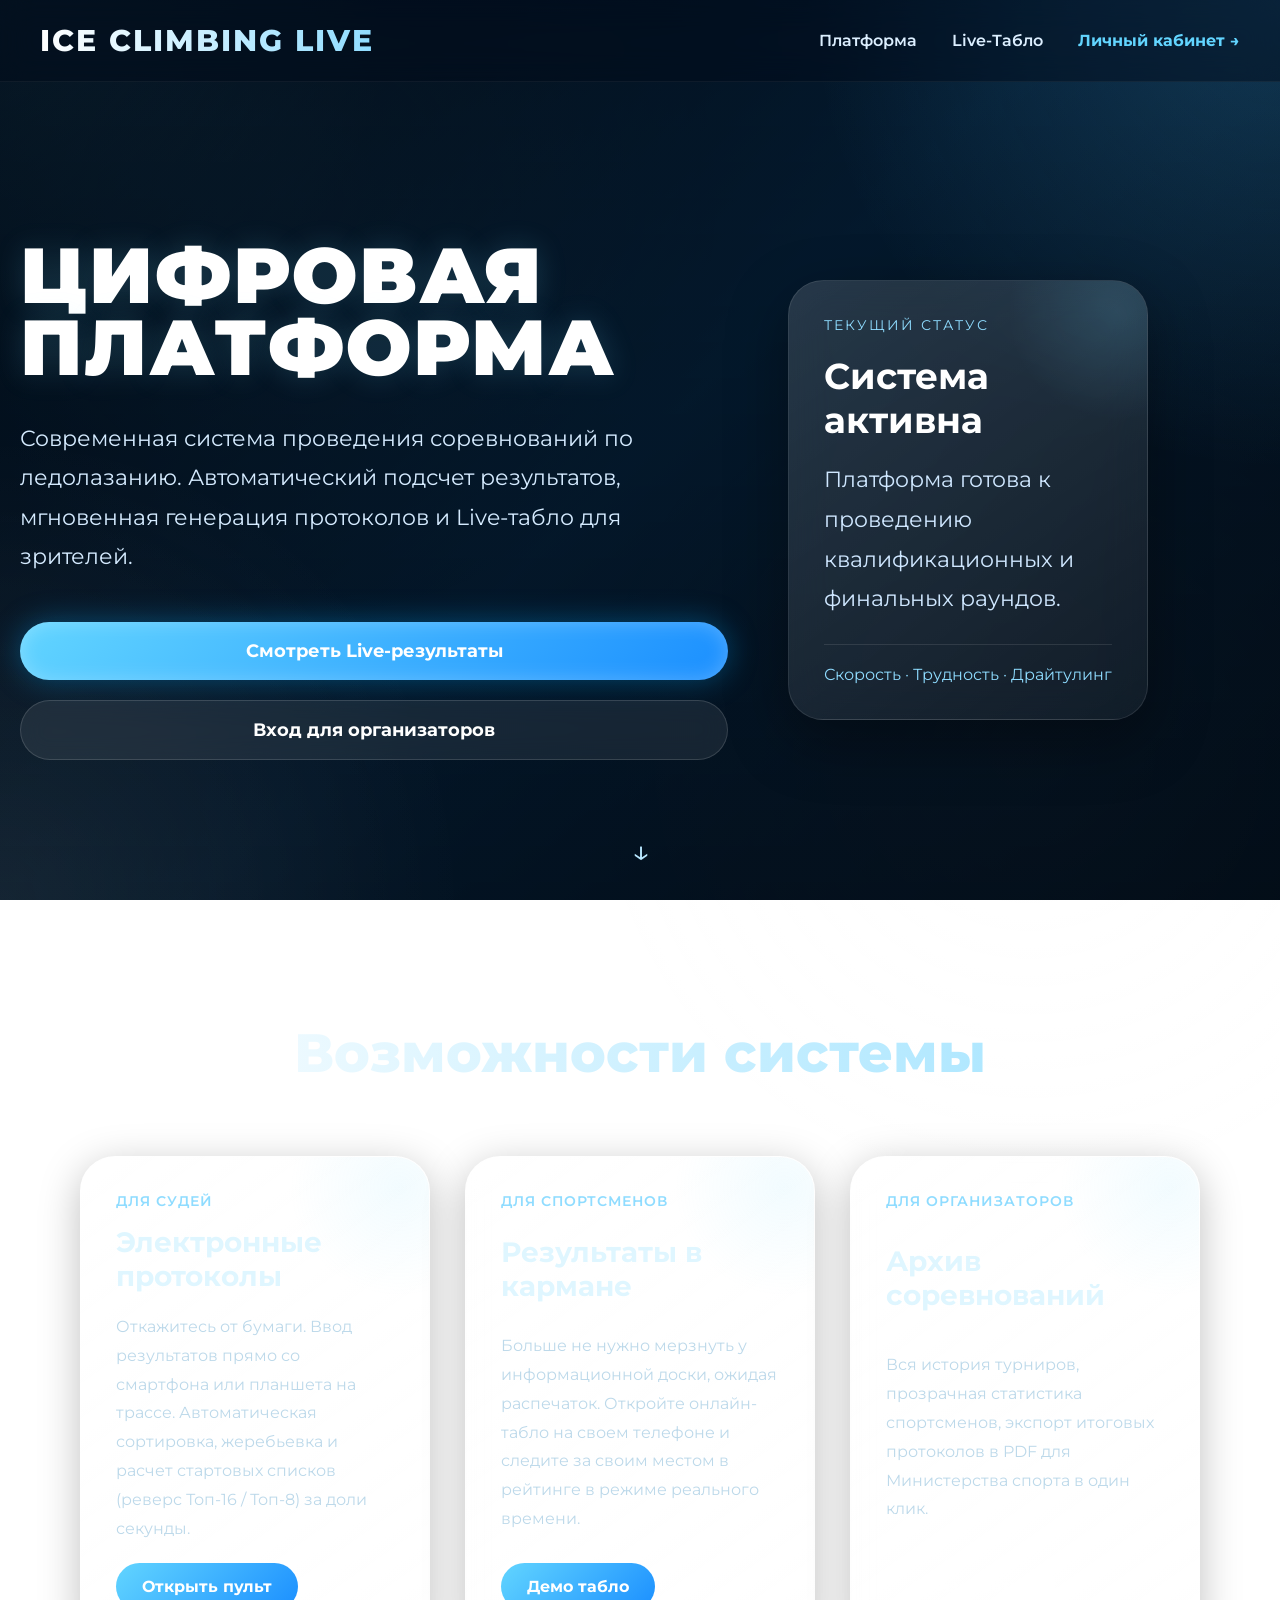
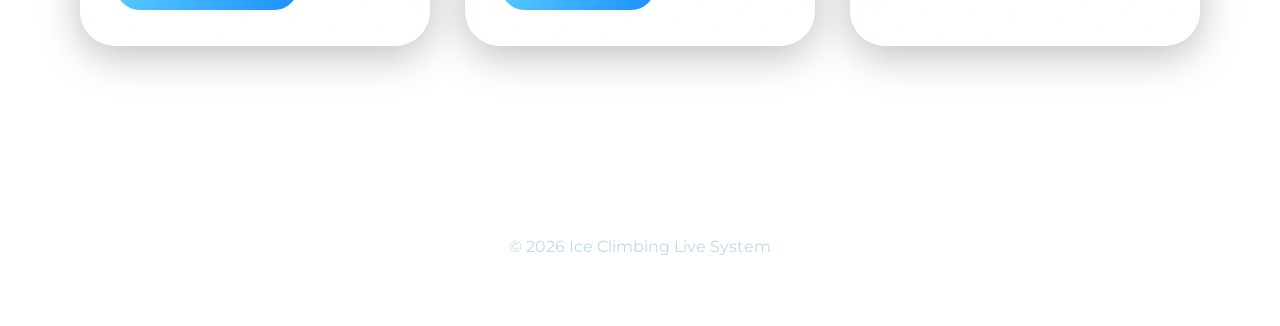
<file: index.html>
<!DOCTYPE html>
<html lang="ru">
<head>
<meta charset="UTF-8">
<meta name="viewport" content="width=device-width, initial-scale=1.0">
<title>Ice Climbing Live | Платформа соревнований</title>
<link rel="preconnect" href="https://fonts.googleapis.com">
<link href="https://fonts.googleapis.com/css2?family=Montserrat:wght@300;400;500;600;700;800&display=swap" rel="stylesheet">
<link rel="stylesheet" href="style.css">
</head>
<body>

<header>
    <div class="logo">ICE CLIMBING LIVE</div>
    <div class="burger">☰</div>
    <nav>
        <a href="index.html">Платформа</a>
        <a href="scoreboard.html">Live-Табло</a>
        <a href="login.html" style="color: #62d5ff; font-weight: 700;">Личный кабинет →</a>
    </nav>
</header>

<section class="hero hero-home" id="home">
    <div class="hero-overlay"></div>
    <div class="hero-content">
        <div class="hero-left">
            <h1>
                ЦИФРОВАЯ<br>
                ПЛАТФОРМА
            </h1>
            <p>
                Современная система проведения соревнований по ледолазанию. Автоматический подсчет результатов, мгновенная генерация протоколов и Live-табло для зрителей.
            </p>
            <div class="hero-buttons">
                <a href="scoreboard.html">Смотреть Live-результаты</a>
                <a href="login.html">Вход для организаторов</a>
            </div>
        </div>

        <div class="hero-card">
            <div class="hero-card-label">Текущий статус</div>
            <h3>Система активна</h3>
            <p>Платформа готова к проведению квалификационных и финальных раундов.</p>
            <div class="hero-card-line"></div>
            <span>Скорость · Трудность · Драйтулинг</span>
        </div>
    </div>
    <div class="scroll-indicator">↓</div>
</section>

<!-- БЛОК ВОЗМОЖНОСТЕЙ ПЛАТФОРМЫ -->
<section class="reveal" id="features">
    <h2 class="section-title">Возможности системы</h2>
    <div class="cards">
        
        <div class="card">
            <span style="color: #8fdcff; font-size: 14px; font-weight: 600; letter-spacing: 1px; margin-bottom: 15px; display: block;">ДЛЯ СУДЕЙ</span>
            <h3>Электронные протоколы</h3>
            <p>Откажитесь от бумаги. Ввод результатов прямо со смартфона или планшета на трассе. Автоматическая сортировка, жеребьевка и расчет стартовых списков (реверс Топ-16 / Топ-8) за доли секунды.</p>
            <a href="login.html" class="card-btn">Открыть пульт</a>
        </div>

        <div class="card">
            <span style="color: #8fdcff; font-size: 14px; font-weight: 600; letter-spacing: 1px; margin-bottom: 15px; display: block;">ДЛЯ СПОРТСМЕНОВ</span>
            <h3>Результаты в кармане</h3>
            <p>Больше не нужно мерзнуть у информационной доски, ожидая распечаток. Откройте онлайн-табло на своем телефоне и следите за своим местом в рейтинге в режиме реального времени.</p>
            <a href="scoreboard.html" class="card-btn">Демо табло</a>
        </div>

        <div class="card">
            <span style="color: #8fdcff; font-size: 14px; font-weight: 600; letter-spacing: 1px; margin-bottom: 15px; display: block;">ДЛЯ ОРГАНИЗАТОРОВ</span>
            <h3>Архив соревнований</h3>
            <p>Вся история турниров, прозрачная статистика спортсменов, экспорт итоговых протоколов в PDF для Министерства спорта в один клик.</p>
            <a href="#" class="card-btn" style="background: rgba(255,255,255,0.1);">В разработке</a>
        </div>

    </div>
</section>

<footer>
    <p>© 2026 Ice Climbing Live System</p>
</footer>

<script>
const reveals = document.querySelectorAll('.reveal');
function revealSections(){
    const triggerBottom = window.innerHeight * 0.95;
    reveals.forEach(section => {
        const sectionTop = section.getBoundingClientRect().top;
        if(sectionTop < triggerBottom){
            section.classList.add('active');
        }
    });
}
window.addEventListener('scroll', revealSections);
window.addEventListener('load', revealSections);
window.addEventListener('resize', revealSections);
revealSections();
</script>

</body>
</html>
</file>
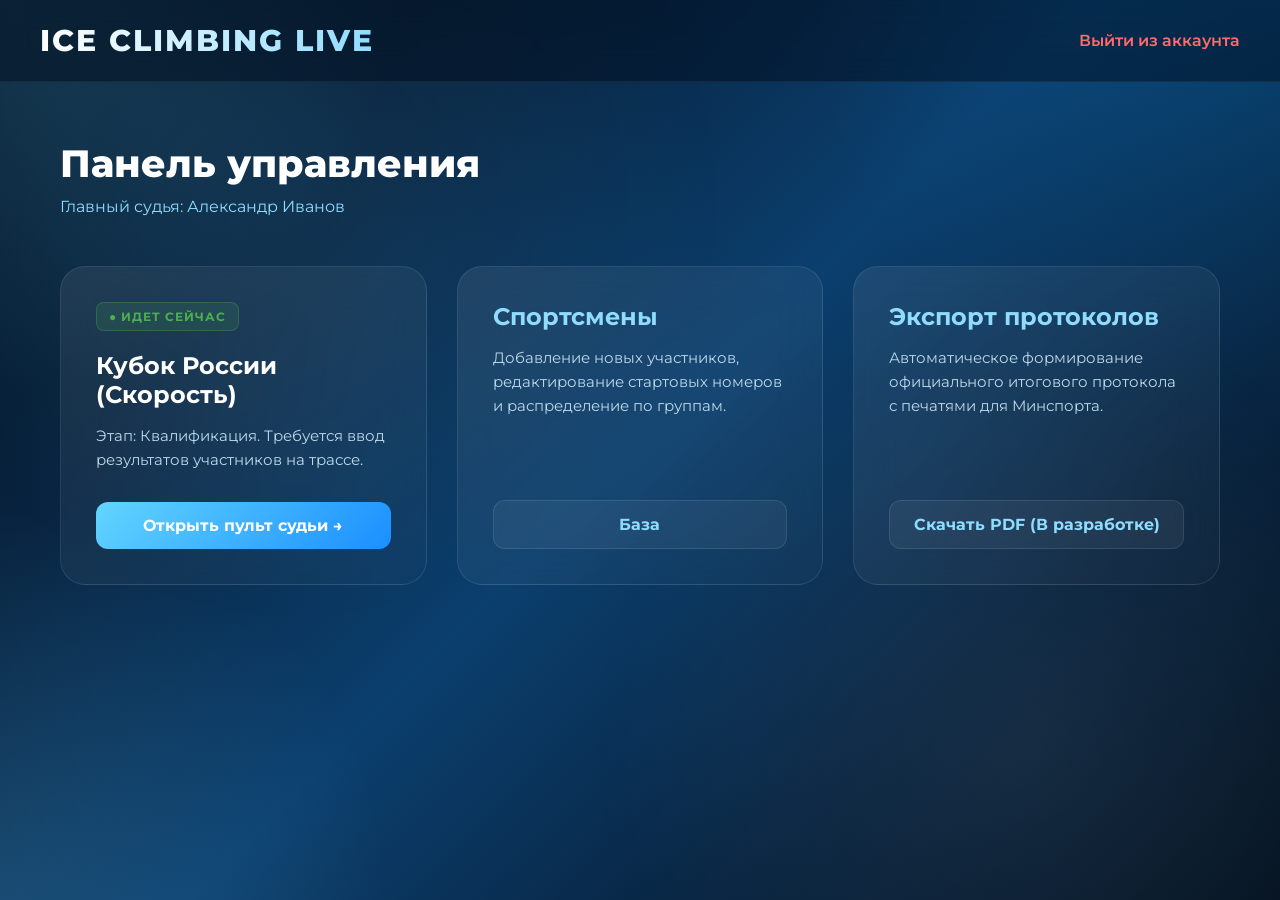
<file: dashboard.html>
<!DOCTYPE html>
<html lang="ru">
<head>
<meta charset="UTF-8">
<meta name="viewport" content="width=device-width, initial-scale=1.0">
<title>Личный кабинет | Ice Climbing Live</title>
<link href="https://fonts.googleapis.com/css2?family=Montserrat:wght@300;400;500;600;700;800&display=swap" rel="stylesheet">
<link rel="stylesheet" href="style.css">
<style>
    .dashboard-container {
        padding: 140px 20px 50px;
        max-width: 1200px;
        margin: 0 auto;
        min-height: 100vh;
    }
    .welcome-block {
        margin-bottom: 50px;
    }
    .welcome-block h1 {
        font-size: 38px;
        font-weight: 800;
        color: white;
        margin-bottom: 10px;
    }
    .welcome-block p {
        color: #8fdcff;
        font-size: 16px;
    }
    
    .dashboard-grid {
        display: grid;
        grid-template-columns: repeat(auto-fit, minmax(320px, 1fr));
        gap: 30px;
    }
    
    .dash-card {
        background: linear-gradient(145deg, rgba(255,255,255,0.08), rgba(255,255,255,0.02));
        backdrop-filter: blur(20px);
        border: 1px solid rgba(255,255,255,0.1);
        border-radius: 25px;
        padding: 35px;
        display: flex;
        flex-direction: column;
        transition: 0.3s;
    }
    .dash-card:hover {
        transform: translateY(-5px);
        box-shadow: 0 15px 40px rgba(0,0,0,0.3);
        border-color: rgba(98, 213, 255, 0.3);
    }
    
    .status-badge {
        display: inline-block;
        align-self: flex-start;
        padding: 6px 12px;
        background: rgba(76, 175, 80, 0.15);
        color: #4caf50;
        border: 1px solid rgba(76, 175, 80, 0.3);
        border-radius: 8px;
        font-size: 12px;
        font-weight: 700;
        margin-bottom: 20px;
        text-transform: uppercase;
        letter-spacing: 1px;
    }
    
    .dash-card h3 {
        font-size: 24px;
        color: white;
        margin-bottom: 15px;
    }
    .dash-card p {
        color: #bdd9ea;
        font-size: 15px;
        line-height: 1.6;
        margin-bottom: 30px;
        flex-grow: 1;
    }
    
    .dash-btn {
        text-align: center;
        padding: 14px 20px;
        border-radius: 12px;
        text-decoration: none;
        font-weight: 700;
        transition: 0.3s;
    }
    .btn-primary {
        background: linear-gradient(135deg, #62d5ff, #1b8fff);
        color: white;
    }
    .btn-primary:hover {
        box-shadow: 0 8px 20px rgba(0, 170, 255, 0.3);
    }
    .btn-secondary {
        background: rgba(255,255,255,0.05);
        border: 1px solid rgba(255,255,255,0.1);
        color: #8fdcff;
    }
    .btn-secondary:hover {
        background: rgba(255,255,255,0.1);
        color: white;
    }
</style>
</head>
<body>

<header>
    <div class="logo">ICE CLIMBING LIVE</div>
    <nav>
        <a href="index.html" style="color: #ff6b6b; font-weight: 600;">Выйти из аккаунта</a>
    </nav>
</header>

<div class="dashboard-container">
    <div class="welcome-block">
        <h1>Панель управления</h1>
        <p>Главный судья: Александр Иванов</p>
    </div>

    <div class="dashboard-grid">
        
        <!-- Карточка активного соревнования -->
        <div class="dash-card">
            <span class="status-badge">● Идет сейчас</span>
            <h3>Кубок России (Скорость)</h3>
            <p>Этап: Квалификация. Требуется ввод результатов участников на трассе.</p>
            <a href="judge.html" class="dash-btn btn-primary">Открыть пульт судьи →</a>
        </div>

        <!-- Заглушка для управления спортсменами -->
        <div class="dash-card">
            <h3 style="color: #8fdcff;">Спортсмены</h3>
            <p>Добавление новых участников, редактирование стартовых номеров и распределение по группам.</p>
            <a href="manage.html" class="dash-btn btn-secondary">База</a>
        </div>

        <!-- Заглушка для экспорта протоколов -->
        <div class="dash-card">
            <h3 style="color: #8fdcff;">Экспорт протоколов</h3>
            <p>Автоматическое формирование официального итогового протокола с печатями для Минспорта.</p>
            <a href="#" class="dash-btn btn-secondary">Скачать PDF (В разработке)</a>
        </div>

    </div>
</div>

</body>
</html>
</file>
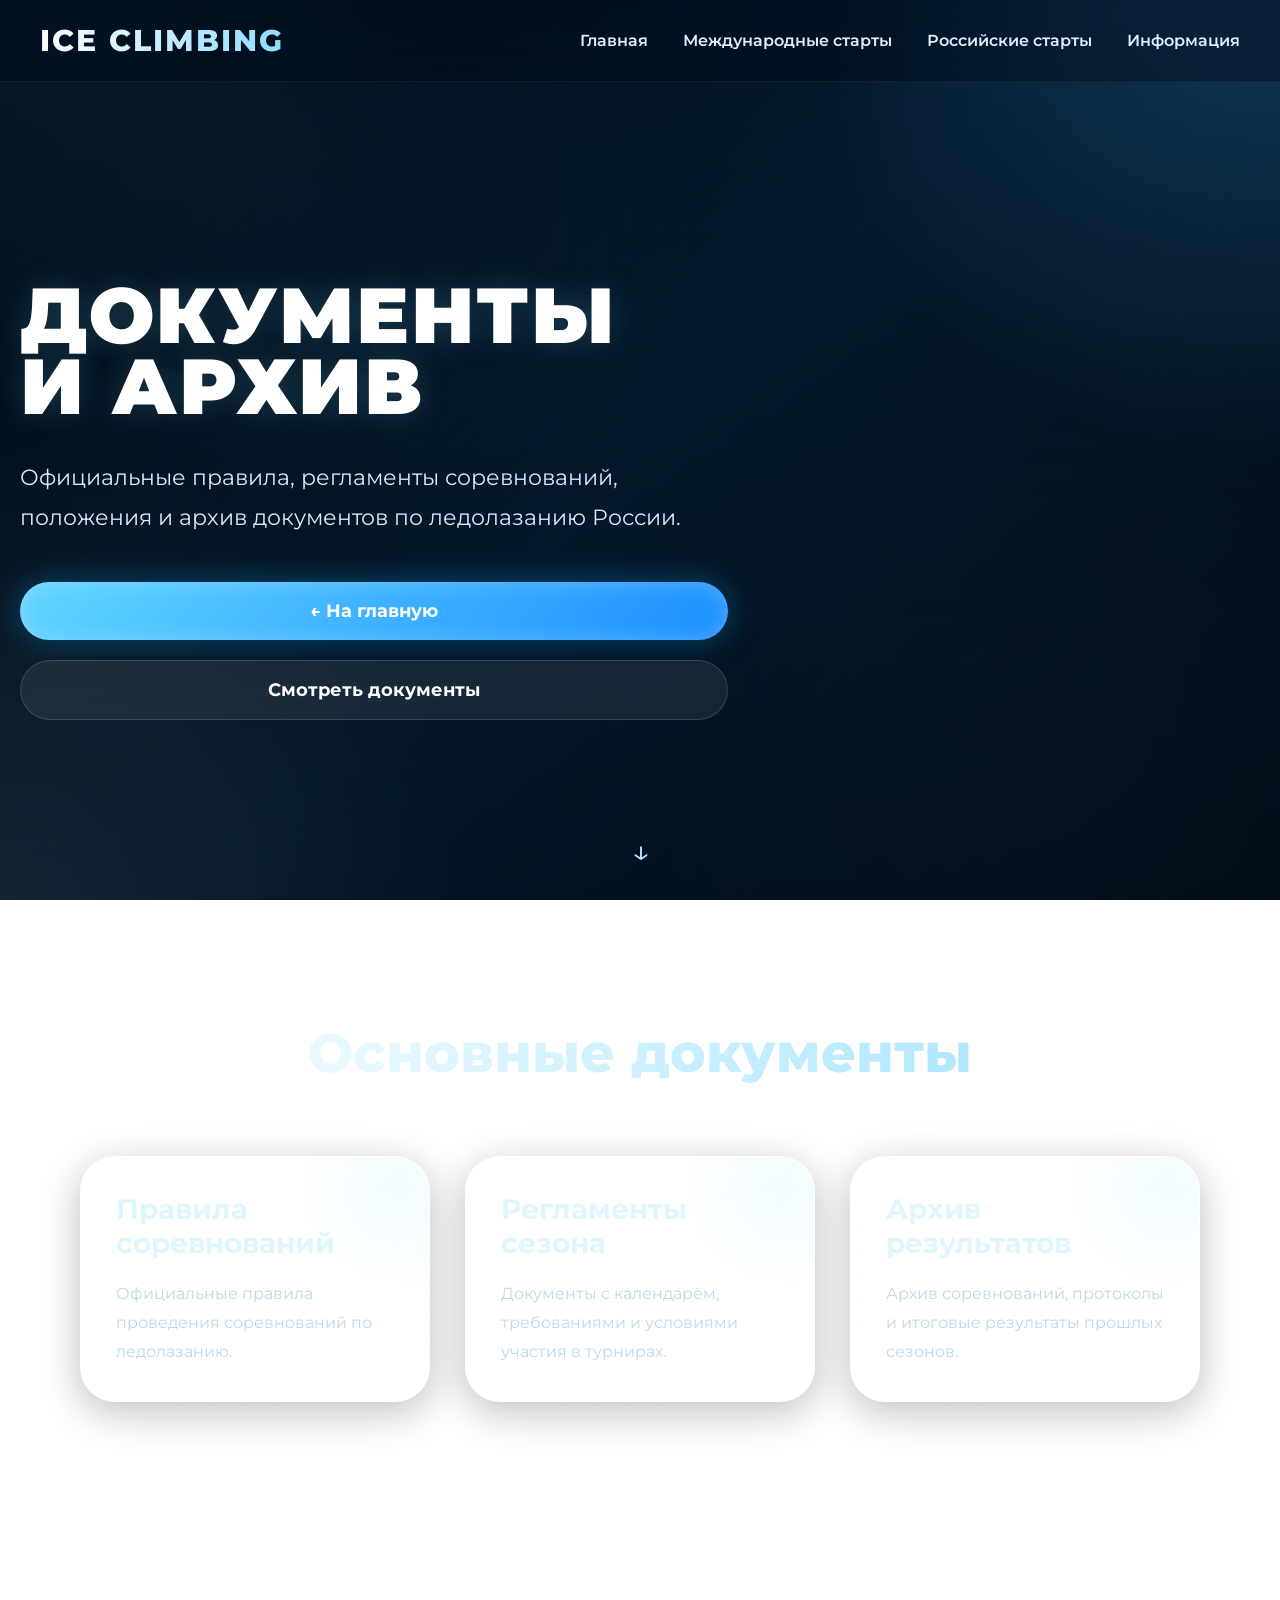
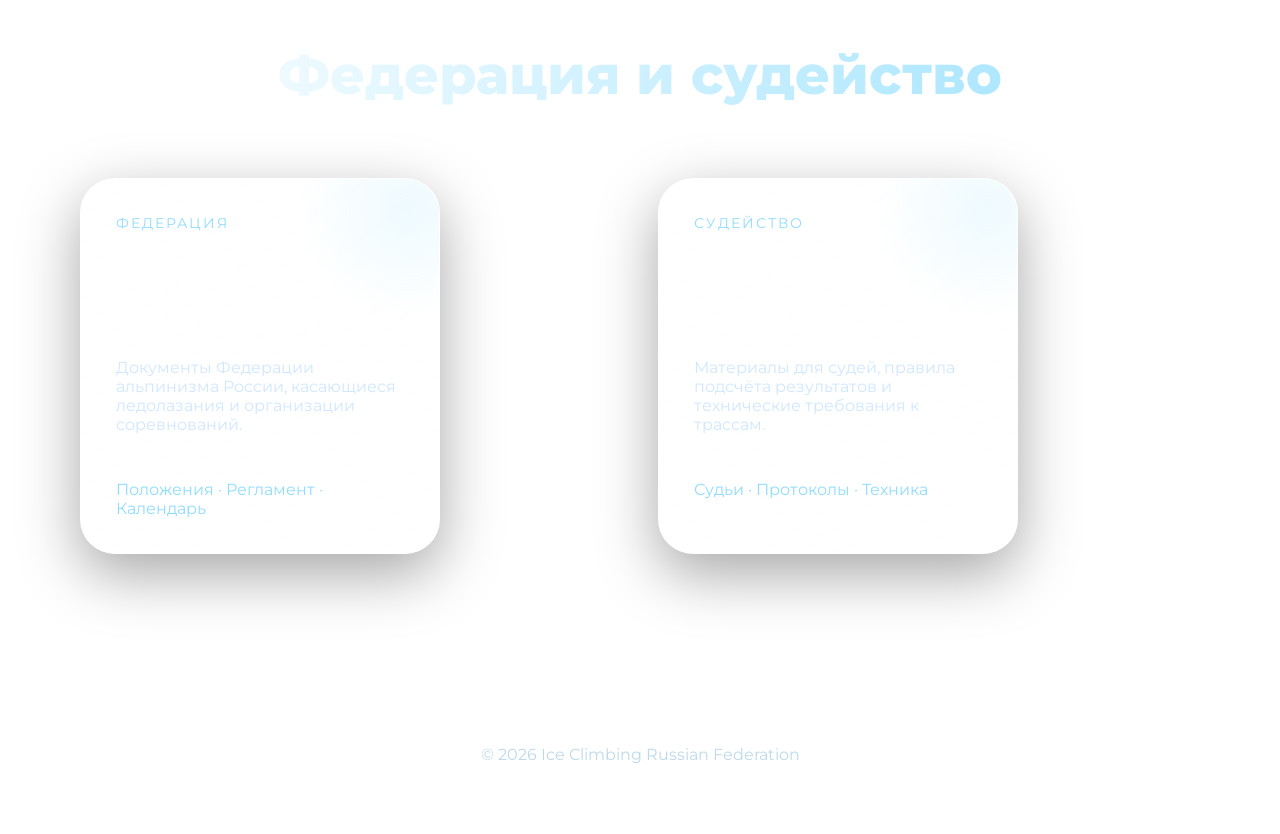
<file: documents.html>
<!DOCTYPE html>
<html lang="ru">
<head>
<meta charset="UTF-8">
<meta name="viewport" content="width=device-width, initial-scale=1.0">

<title>Ледолазание</title>

<link rel="preconnect" href="https://fonts.googleapis.com">
<link href="https://fonts.googleapis.com/css2?family=Montserrat:wght@300;400;500;600;700;800&display=swap" rel="stylesheet">
<link rel="stylesheet" href="style.css">

</head>
<body>

<header>

<div class="logo">
ICE CLIMBING
</div>

<div class="burger">
☰
</div>

<nav>

<a href="index.html">
Главная
</a>

<a href="world-cups.html">
Международные старты
</a>

<a href="russian-comps.html">
Российские старты
</a>

<a href="documents.html">
Информация
</a>

</nav>

</header>

<section class="hero hero-documents" id="home">

<div class="hero-overlay"></div>

<div class="hero-content">

    <div class="hero-left">

        <h1>
            ДОКУМЕНТЫ<br>
            И АРХИВ
        </h1>

        <p>
            Официальные правила,
            регламенты соревнований,
            положения и архив документов
            по ледолазанию России.
        </p>

        <div class="hero-buttons">

            <a href="index.html">
                ← На главную
            </a>

            <a href="#documents">
                Смотреть документы
            </a>

        </div>

    </div>

</div>

<div class="scroll-indicator">
    ↓
</div>

</section>

<section class="reveal" id="documents">

<h2 class="section-title">
Основные документы
</h2>

<div class="cards">

<div class="card">

<h3>
Правила соревнований
</h3>

<p>
Официальные правила
проведения соревнований
по ледолазанию.
</p>

</div>

<div class="card">

<h3>
Регламенты сезона
</h3>

<p>
Документы с календарём,
требованиями и условиями
участия в турнирах.
</p>

</div>

<div class="card">

<h3>
Архив результатов
</h3>

<p>
Архив соревнований,
протоколы и итоговые
результаты прошлых сезонов.
</p>

</div>

</div>

</section>

<section class="reveal">

<h2 class="section-title">
Федерация и судейство
</h2>

<div class="cards">

<div class="hero-card">

<div class="hero-card-label">
Федерация
</div>

<h3>
Официальные положения
</h3>

<p>
Документы Федерации
альпинизма России,
касающиеся ледолазания
и организации соревнований.
</p>

<div class="hero-card-line"></div>

<span>
Положения · Регламент · Календарь
</span>

</div>

<div class="hero-card">

<div class="hero-card-label">
Судейство
</div>

<h3>
Система оценки
</h3>

<p>
Материалы для судей,
правила подсчёта результатов
и технические требования
к трассам.
</p>

<div class="hero-card-line"></div>

<span>
Судьи · Протоколы · Техника
</span>

</div>

</div>

</section>

<footer>

<p>
© 2026 Ice Climbing Russian Federation
</p>

</footer>

<script>

const reveals =
document.querySelectorAll('.reveal');

function revealSections(){

    const triggerBottom =
    window.innerHeight * 0.95;

    reveals.forEach(section => {

        const sectionTop =
        section.getBoundingClientRect().top;

        if(sectionTop < triggerBottom){

            section.classList.add('active');

        }

    });

}

window.addEventListener(
    'scroll',
    revealSections
);

window.addEventListener(
    'load',
    revealSections
);

window.addEventListener(
    'resize',
    revealSections
);

revealSections();

</script>

<script>

const burger =
document.querySelector('.burger');

const nav =
document.querySelector('nav');

burger.addEventListener('click', () => {

    nav.classList.toggle('active');

    if(nav.classList.contains('active')){

        burger.innerHTML = '✕';

    }else{

        burger.innerHTML = '☰';

    }

});

</script>

</body>
</html>
</file>
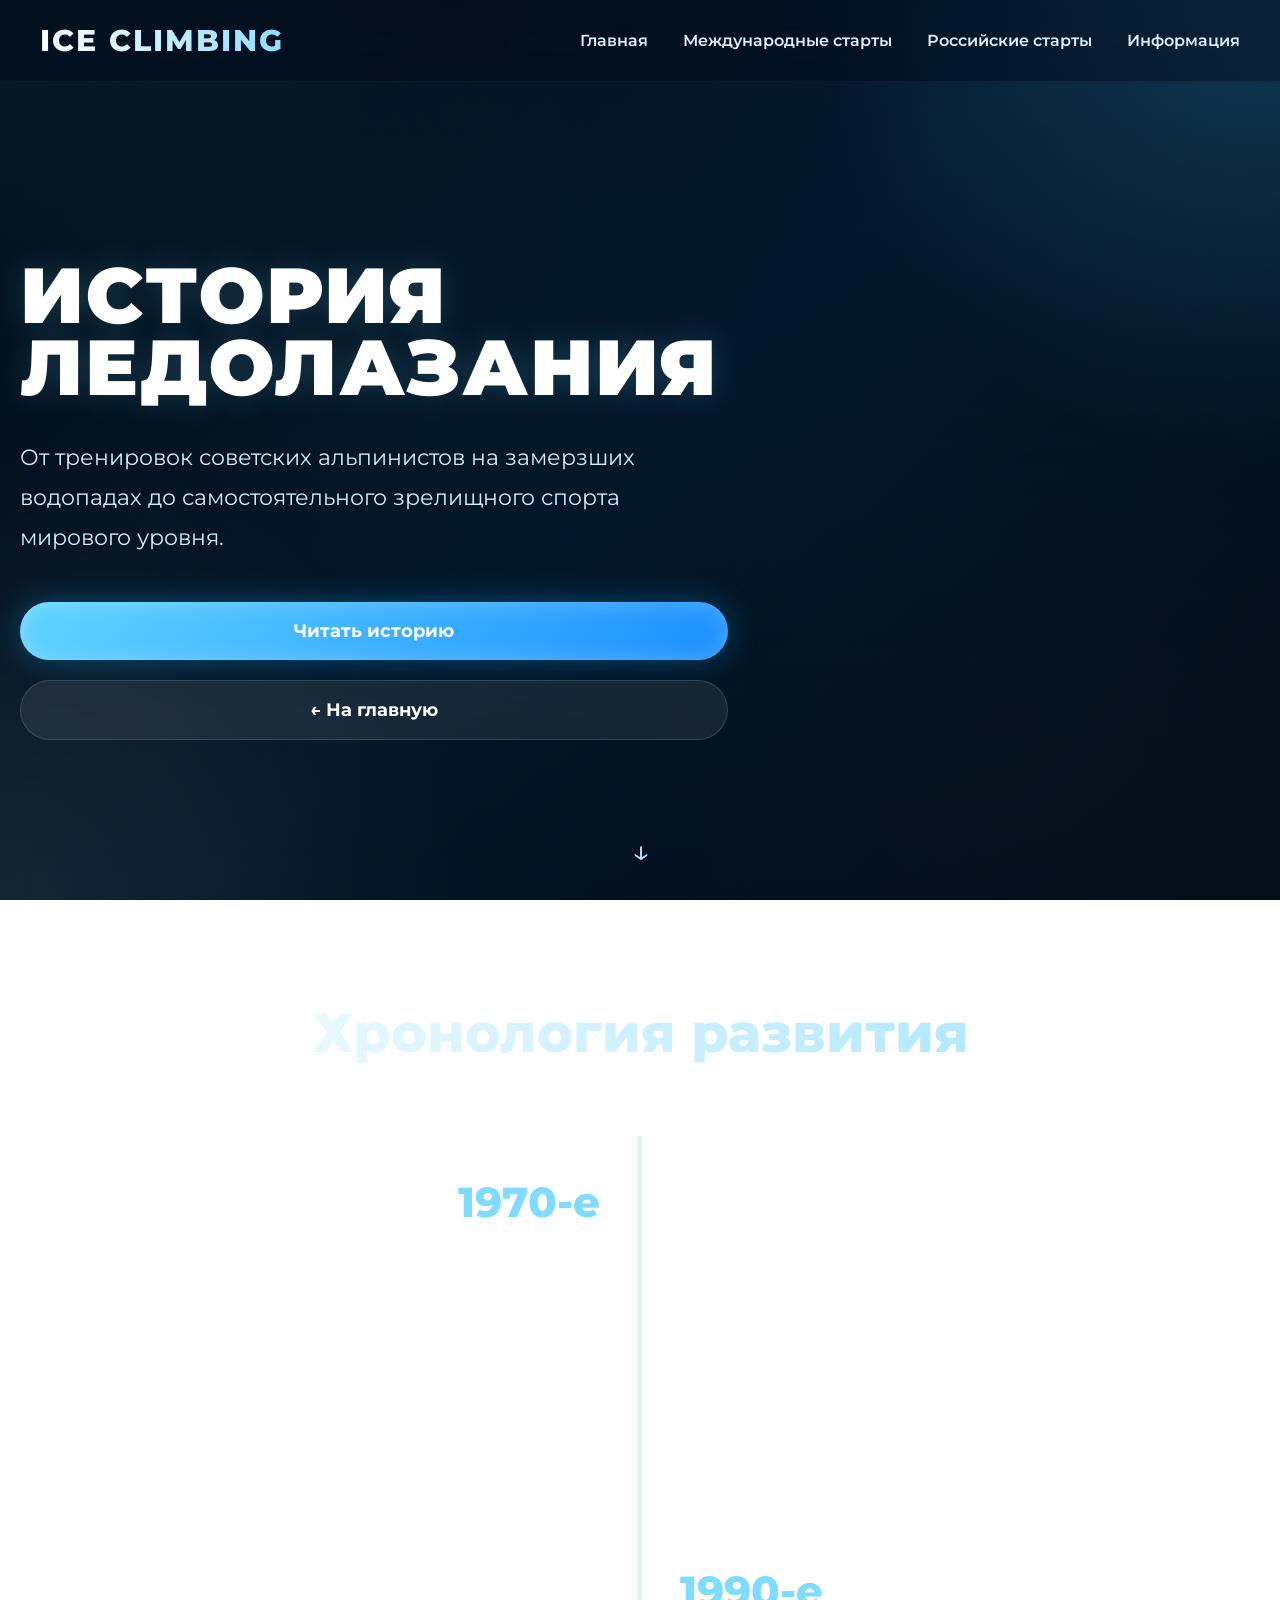
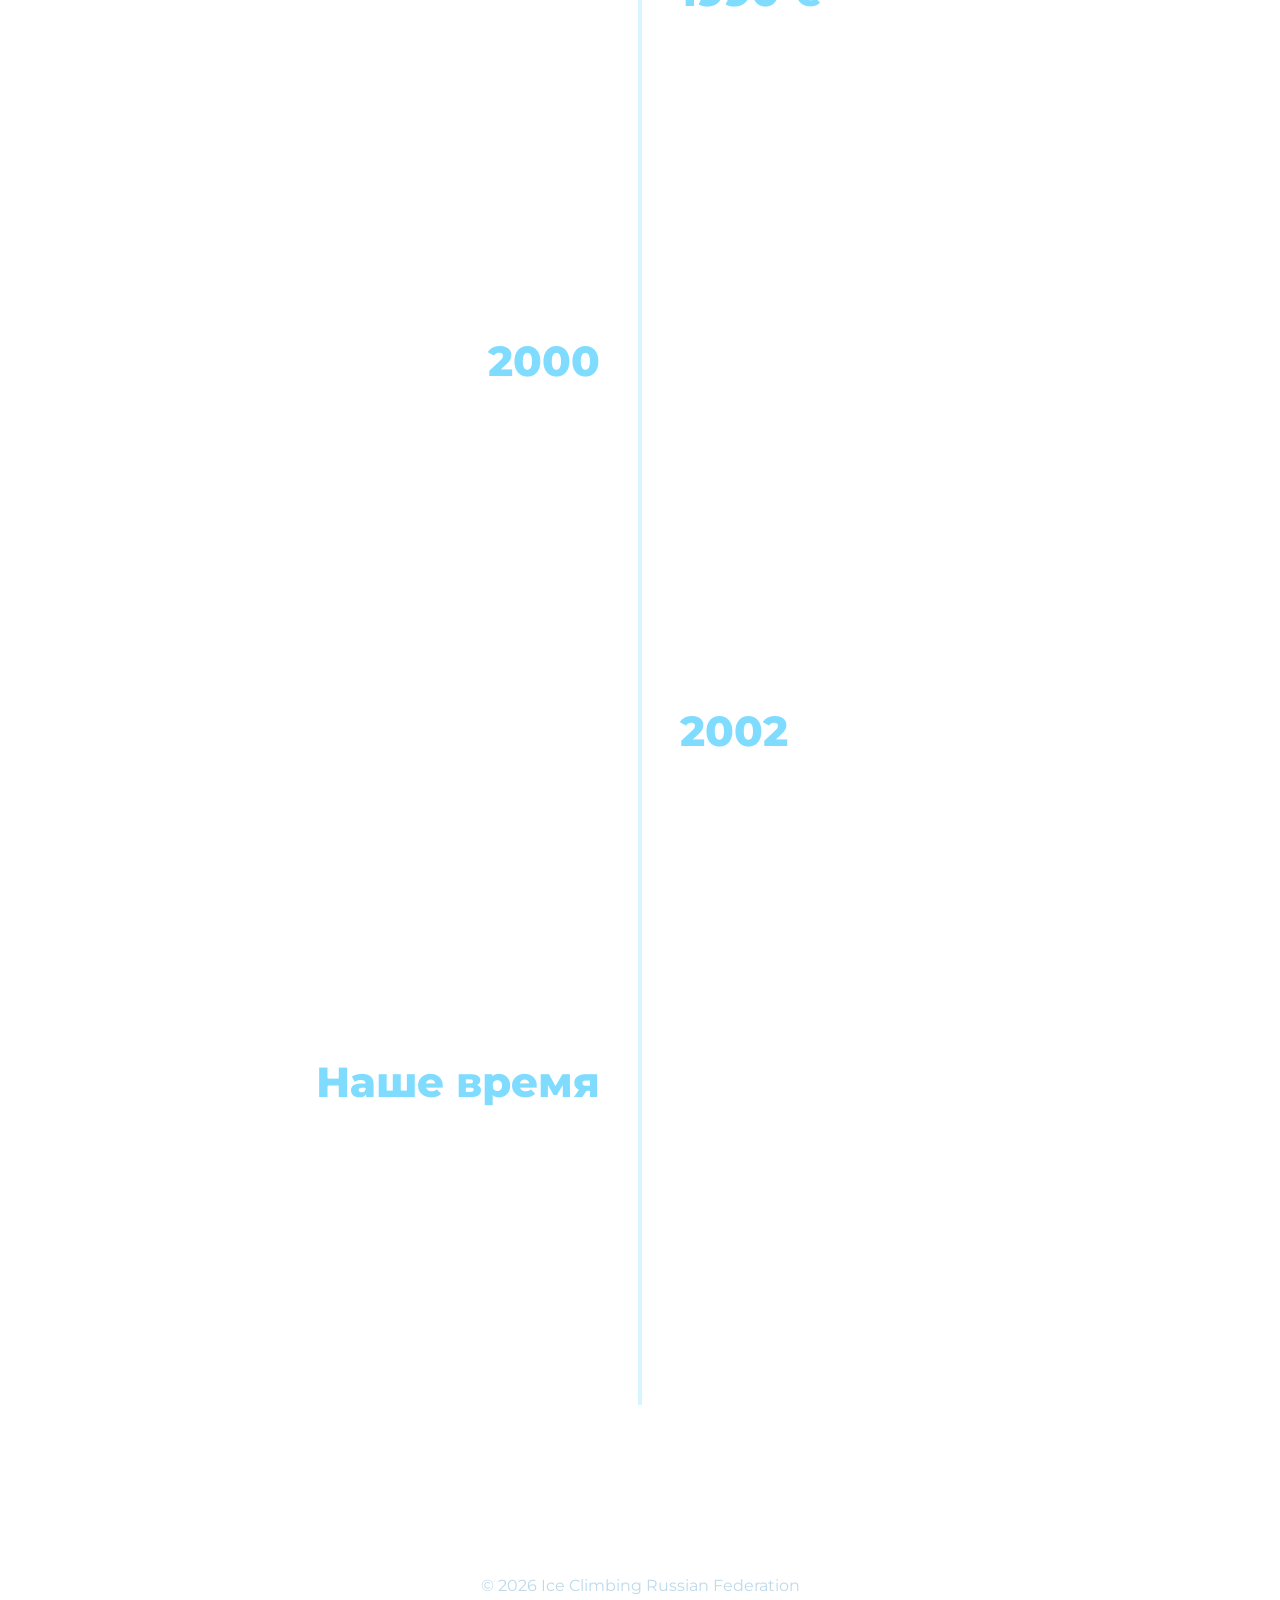
<file: history.html>
<!DOCTYPE html>
<html lang="ru">
<head>
<meta charset="UTF-8">
<meta name="viewport" content="width=device-width, initial-scale=1.0">
<title>История ледолазания</title>
<link rel="preconnect" href="https://fonts.googleapis.com">
<link href="https://fonts.googleapis.com/css2?family=Montserrat:wght@300;400;500;600;700;800&display=swap" rel="stylesheet">
<link rel="stylesheet" href="style.css">
</head>
<body>

<header>
    <div class="logo">ICE CLIMBING</div>
    <div class="burger">☰</div>
    <nav>
        <a href="index.html">Главная</a>
        <a href="world-cups.html">Международные старты</a>
        <a href="russian-comps.html">Российские старты</a>
        <a href="documents.html">Информация</a>
    </nav>
</header>

<section class="hero hero-history" id="home">
    <div class="hero-overlay"></div>
    <div class="hero-content">
        <div class="hero-left">
            <h1>
                ИСТОРИЯ<br>
                ЛЕДОЛАЗАНИЯ
            </h1>
            <p>
                От тренировок советских альпинистов на замерзших водопадах до самостоятельного зрелищного спорта мирового уровня.
            </p>
            <div class="hero-buttons">
                <a href="#timeline-section">Читать историю</a>
                <a href="index.html">← На главную</a>
            </div>
        </div>
    </div>
    <div class="scroll-indicator">↓</div>
</section>

<!-- ТАЙМЛАЙН ИСТОРИИ -->
<section id="timeline-section" style="padding: 100px 20px;">
    <h2 class="section-title">Хронология развития</h2>
    
    <div class="timeline">
        
        <div class="timeline-item reveal">
            <div class="timeline-year">1970-е</div>
            <div class="timeline-content">
                <h3>Зарождение спорта</h3>
                <p>Советские альпинисты начинают проводить первые официальные соревнования по ледолазанию. Изначально это была лишь часть подготовки к сложным горным восхождениям, но азарт и соревновательный дух быстро превратили это в отдельное направление.</p>
            </div>
        </div>

        <div class="timeline-item reveal">
            <div class="timeline-year">1990-е</div>
            <div class="timeline-content">
                <h3>Выход на мировую арену</h3>
                <p>В Европе (Франция, Италия) начинают проходить крупные коммерческие и международные фестивали на замерзших водопадах. Появляются первые специализированные ледовые инструменты, которые меняют технику лазания навсегда.</p>
            </div>
        </div>

        <div class="timeline-item reveal">
            <div class="timeline-year">2000</div>
            <div class="timeline-content">
                <h3>Первый Кубок мира</h3>
                <p>Организован первый официальный Кубок мира по ледолазанию. Спорт приобретает четкие правила, разделение на дисциплины (скорость и трудность) и профессиональный статус. Россияне с самого начала занимают лидирующие позиции.</p>
            </div>
        </div>

        <div class="timeline-item reveal">
            <div class="timeline-year">2002</div>
            <div class="timeline-content">
                <h3>Признание UIAA</h3>
                <p>Международный союз альпинистских ассоциаций (UIAA) берет ледолазание под свое крыло. Формируется UIAA Ice Climbing World Tour — единая система мировых чемпионатов, действующая и сегодня.</p>
            </div>
        </div>

        <div class="timeline-item reveal">
            <div class="timeline-year">Наше время</div>
            <div class="timeline-content">
                <h3>Современный этап</h3>
                <p>Ледолазание включает в себя сложнейшие трассы на искусственных конструкциях (драйтулинг), динамичные забеги на скорость и стремится к включению в программу Зимних Олимпийских игр. Сборная России традиционно остается одной из сильнейших в мире.</p>
            </div>
        </div>

    </div>
</section>

<footer>
    <p>© 2026 Ice Climbing Russian Federation</p>
</footer>

<script>
const reveals = document.querySelectorAll('.reveal');
function revealSections(){
    const triggerBottom = window.innerHeight * 0.95;
    reveals.forEach(section => {
        const sectionTop = section.getBoundingClientRect().top;
        if(sectionTop < triggerBottom){
            section.classList.add('active');
        }
    });
}
window.addEventListener('scroll', revealSections);
window.addEventListener('load', revealSections);
window.addEventListener('resize', revealSections);
revealSections();

const burger = document.querySelector('.burger');
const nav = document.querySelector('nav');
burger.addEventListener('click', () => {
    nav.classList.toggle('active');
    if(nav.classList.contains('active')){
        burger.innerHTML = '✕';
    }else{
        burger.innerHTML = '☰';
    }
});
</script>

</body>
</html>
</file>
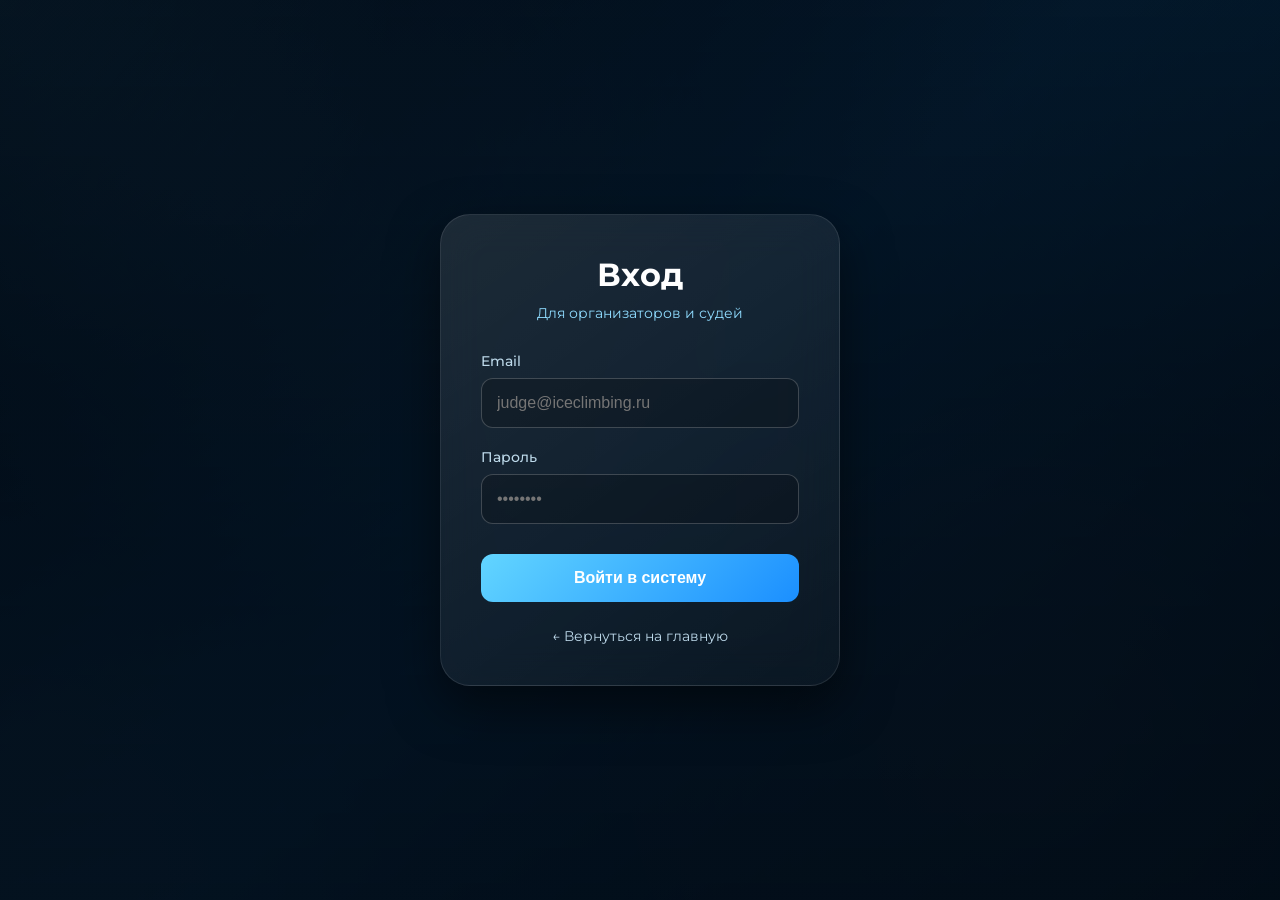
<file: login.html>
<!DOCTYPE html>
<html lang="ru">
<head>
<meta charset="UTF-8">
<meta name="viewport" content="width=device-width, initial-scale=1.0">
<title>Вход в систему | Ice Climbing Live</title>
<link href="https://fonts.googleapis.com/css2?family=Montserrat:wght@400;500;600;700;800&display=swap" rel="stylesheet">
<link rel="stylesheet" href="style.css">
<style>
    .login-container {
        min-height: 100vh;
        display: flex;
        align-items: center;
        justify-content: center;
        padding: 20px;
        background: linear-gradient(rgba(2,12,22,0.8), rgba(2,12,22,0.9)), url('https://images.unsplash.com/photo-1517841905240-472988babdf9?q=80&w=1800&auto=format&fit=crop') center/cover;
    }
    .login-card {
        width: 100%;
        max-width: 400px;
        padding: 40px;
        border-radius: 30px;
        background: linear-gradient(145deg, rgba(255,255,255,0.1), rgba(255,255,255,0.03));
        backdrop-filter: blur(20px);
        border: 1px solid rgba(255,255,255,0.1);
        box-shadow: 0 20px 50px rgba(0,0,0,0.5);
        text-align: center;
    }
    .login-card h2 {
        font-size: 32px;
        margin-bottom: 10px;
        color: #fff;
    }
    .login-card p {
        color: #8fdcff;
        margin-bottom: 30px;
        font-size: 14px;
    }
    .input-group {
        margin-bottom: 20px;
        text-align: left;
    }
    .input-group label {
        display: block;
        margin-bottom: 8px;
        color: #bdd9ea;
        font-size: 14px;
        font-weight: 500;
    }
    .input-group input {
        width: 100%;
        padding: 15px;
        border-radius: 12px;
        border: 1px solid rgba(255,255,255,0.2);
        background: rgba(0,0,0,0.2);
        color: white;
        font-size: 16px;
        outline: none;
        transition: 0.3s;
    }
    .input-group input:focus {
        border-color: #62d5ff;
        background: rgba(0,0,0,0.4);
    }
    .login-btn {
        width: 100%;
        padding: 15px;
        border-radius: 12px;
        border: none;
        background: linear-gradient(135deg, #62d5ff, #1b8fff);
        color: white;
        font-size: 16px;
        font-weight: 700;
        cursor: pointer;
        transition: 0.3s;
        margin-top: 10px;
    }
    .login-btn:hover {
        transform: translateY(-2px);
        box-shadow: 0 10px 20px rgba(0, 170, 255, 0.3);
    }
    .back-link {
        display: inline-block;
        margin-top: 25px;
        color: #bdd9ea;
        text-decoration: none;
        font-size: 14px;
        transition: 0.3s;
    }
    .back-link:hover { color: white; }
</style>
</head>
<body>

<div class="login-container">
    <div class="login-card">
        <h2>Вход</h2>
        <p>Для организаторов и судей</p>

        <form action="dashboard.html" method="GET">
            <div class="input-group">
                <label>Email</label>
                <input type="email" placeholder="judge@iceclimbing.ru" required>
            </div>
            
            <div class="input-group">
                <label>Пароль</label>
                <input type="password" placeholder="••••••••" required>
            </div>

            <!-- Пока эта кнопка просто перекидывает на dashboard.html -->
            <button type="submit" class="login-btn">Войти в систему</button>
        </form>

        <a href="index.html" class="back-link">← Вернуться на главную</a>
    </div>
</div>

</body>
</html>
</file>
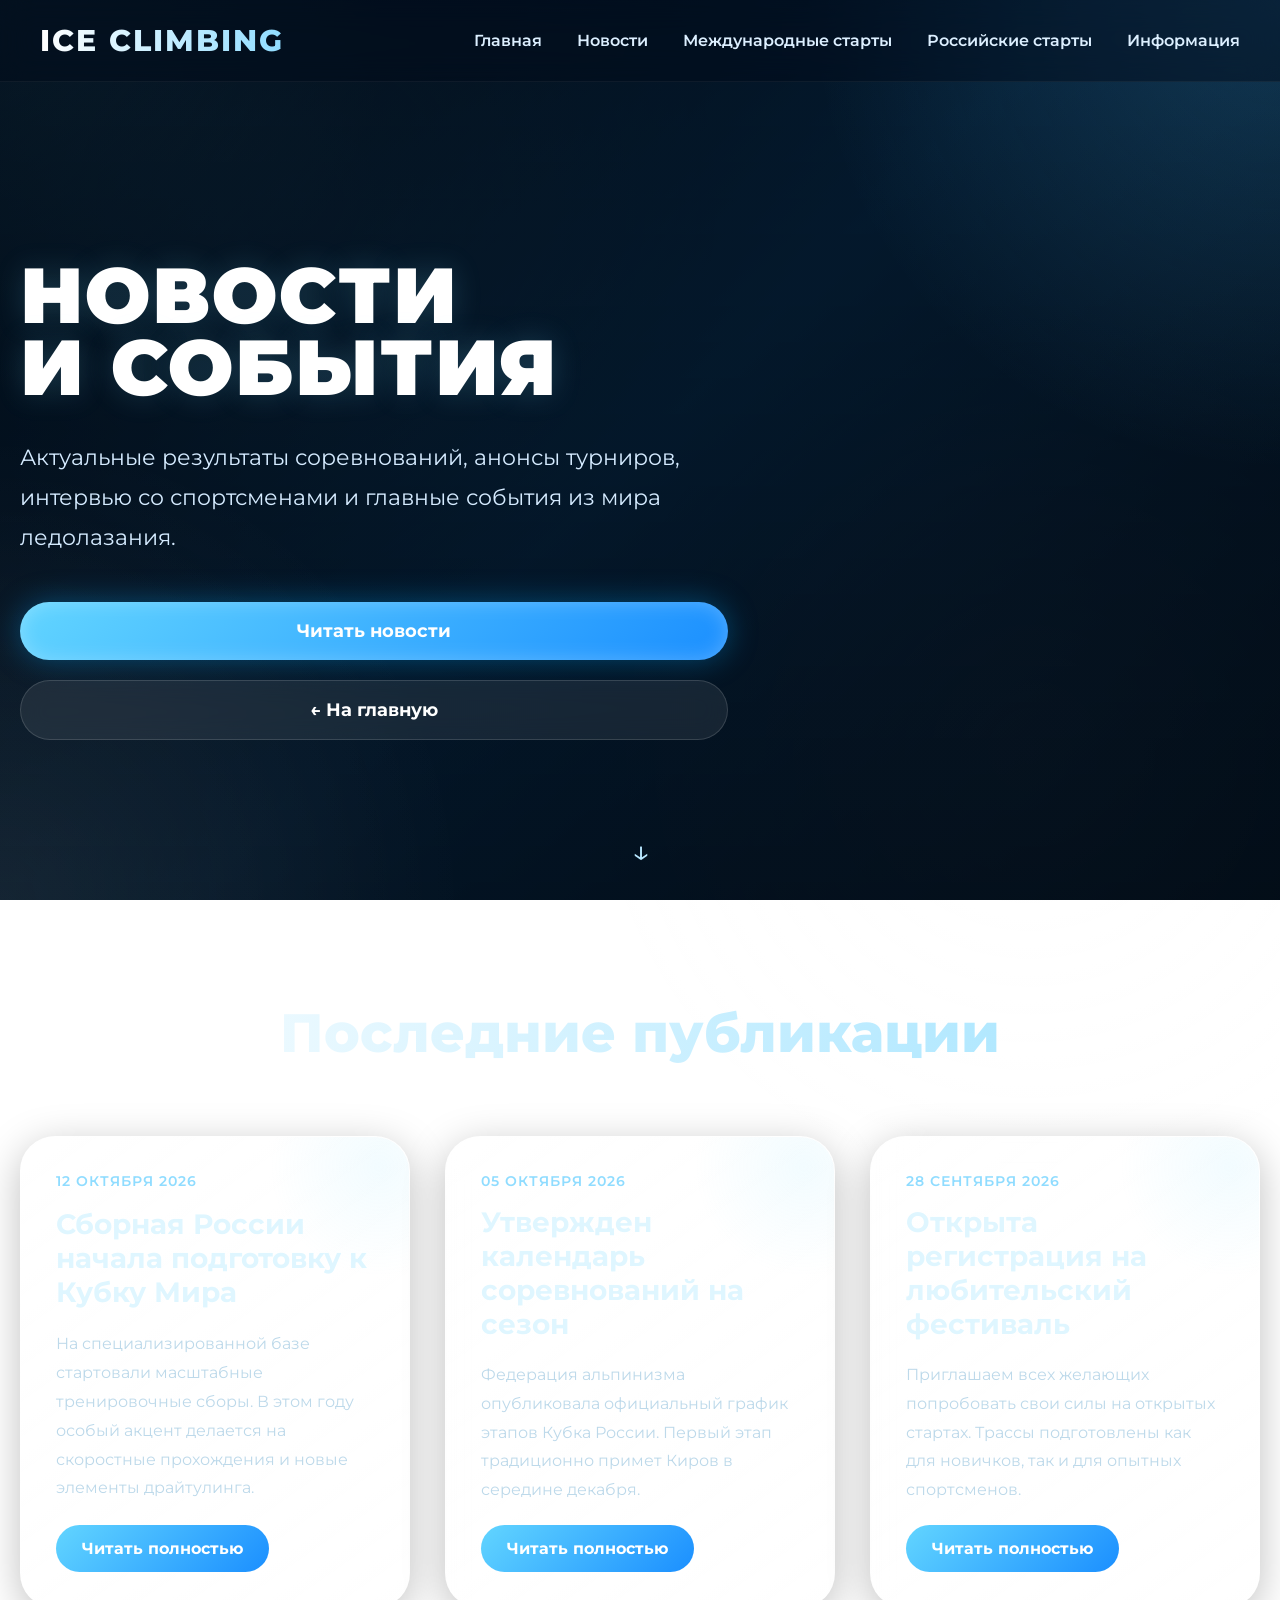
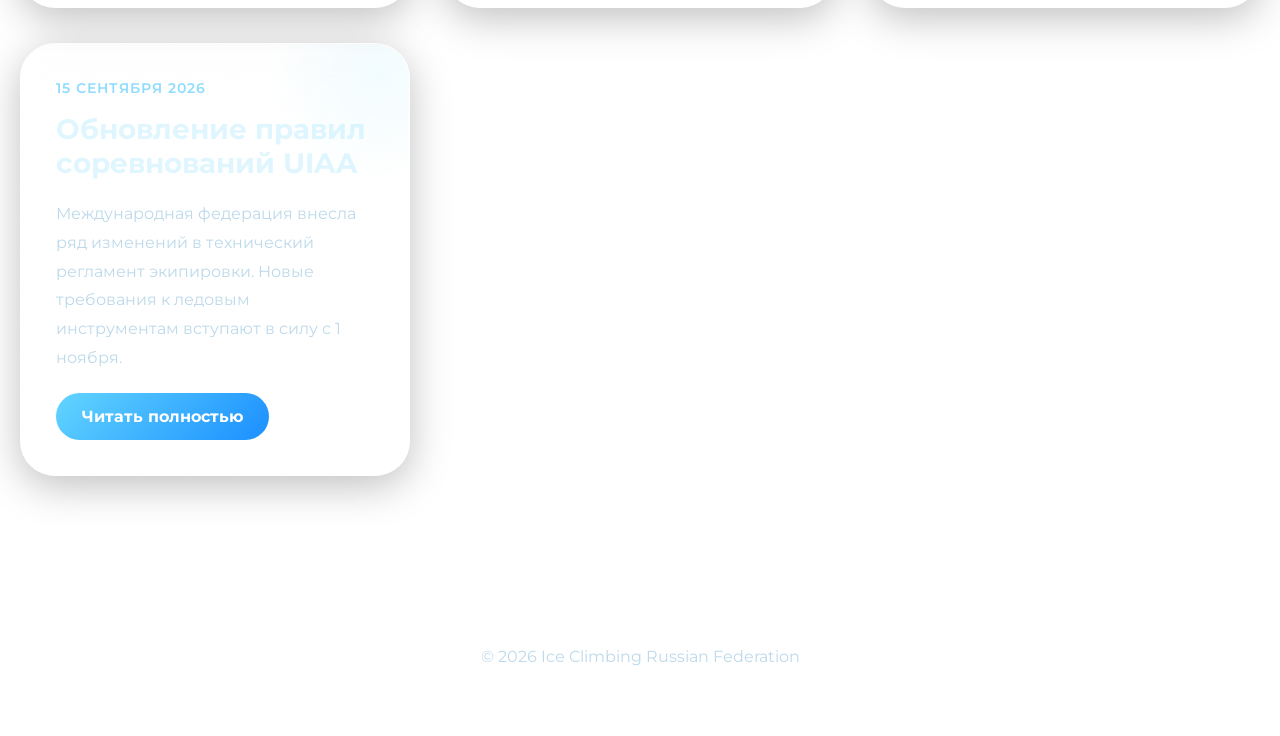
<file: news.html>
<!DOCTYPE html>
<html lang="ru">
<head>
<meta charset="UTF-8">
<meta name="viewport" content="width=device-width, initial-scale=1.0">
<title>Новости ледолазания</title>
<link rel="preconnect" href="https://fonts.googleapis.com">
<link href="https://fonts.googleapis.com/css2?family=Montserrat:wght@300;400;500;600;700;800&display=swap" rel="stylesheet">
<link rel="stylesheet" href="style.css">
</head>
<body>

<header>
    <div class="logo">ICE CLIMBING</div>
    <div class="burger">☰</div>
    <nav>
        <a href="index.html">Главная</a>
        <a href="news.html">Новости</a>
        <a href="world-cups.html">Международные старты</a>
        <a href="russian-comps.html">Российские старты</a>
        <a href="documents.html">Информация</a>
    </nav>
</header>

<section class="hero hero-news" id="home">
    <div class="hero-overlay"></div>
    <div class="hero-content">
        <div class="hero-left">
            <h1>
                НОВОСТИ<br>
                И СОБЫТИЯ
            </h1>
            <p>
                Актуальные результаты соревнований, анонсы турниров, интервью со спортсменами и главные события из мира ледолазания.
            </p>
            <div class="hero-buttons">
                <a href="#news-grid">Читать новости</a>
                <a href="index.html">← На главную</a>
            </div>
        </div>
    </div>
    <div class="scroll-indicator">↓</div>
</section>

<!-- СЕТКА НОВОСТЕЙ -->
<section id="news-grid" class="reveal" style="padding: 100px 20px;">
    <h2 class="section-title">Последние публикации</h2>
    
    <div class="cards">
        
        <div class="card">
            <span style="color: #8fdcff; font-size: 14px; font-weight: 600; letter-spacing: 1px; margin-bottom: 15px; display: block;">12 ОКТЯБРЯ 2026</span>
            <h3>Сборная России начала подготовку к Кубку Мира</h3>
            <p>На специализированной базе стартовали масштабные тренировочные сборы. В этом году особый акцент делается на скоростные прохождения и новые элементы драйтулинга.</p>
            <a href="#" class="card-btn">Читать полностью</a>
        </div>

        <div class="card">
            <span style="color: #8fdcff; font-size: 14px; font-weight: 600; letter-spacing: 1px; margin-bottom: 15px; display: block;">05 ОКТЯБРЯ 2026</span>
            <h3>Утвержден календарь соревнований на сезон</h3>
            <p>Федерация альпинизма опубликовала официальный график этапов Кубка России. Первый этап традиционно примет Киров в середине декабря.</p>
            <a href="#" class="card-btn">Читать полностью</a>
        </div>

        <div class="card">
            <span style="color: #8fdcff; font-size: 14px; font-weight: 600; letter-spacing: 1px; margin-bottom: 15px; display: block;">28 СЕНТЯБРЯ 2026</span>
            <h3>Открыта регистрация на любительский фестиваль</h3>
            <p>Приглашаем всех желающих попробовать свои силы на открытых стартах. Трассы подготовлены как для новичков, так и для опытных спортсменов.</p>
            <a href="#" class="card-btn">Читать полностью</a>
        </div>

        <div class="card">
            <span style="color: #8fdcff; font-size: 14px; font-weight: 600; letter-spacing: 1px; margin-bottom: 15px; display: block;">15 СЕНТЯБРЯ 2026</span>
            <h3>Обновление правил соревнований UIAA</h3>
            <p>Международная федерация внесла ряд изменений в технический регламент экипировки. Новые требования к ледовым инструментам вступают в силу с 1 ноября.</p>
            <a href="#" class="card-btn">Читать полностью</a>
        </div>

    </div>
</section>

<footer>
    <p>© 2026 Ice Climbing Russian Federation</p>
</footer>

<script>
const reveals = document.querySelectorAll('.reveal');
function revealSections(){
    const triggerBottom = window.innerHeight * 0.95;
    reveals.forEach(section => {
        const sectionTop = section.getBoundingClientRect().top;
        if(sectionTop < triggerBottom){
            section.classList.add('active');
        }
    });
}
window.addEventListener('scroll', revealSections);
window.addEventListener('load', revealSections);
window.addEventListener('resize', revealSections);
revealSections();

const burger = document.querySelector('.burger');
const nav = document.querySelector('nav');
burger.addEventListener('click', () => {
    nav.classList.toggle('active');
    if(nav.classList.contains('active')){
        burger.innerHTML = '✕';
    }else{
        burger.innerHTML = '☰';
    }
});
</script>

</body>
</html>
</file>
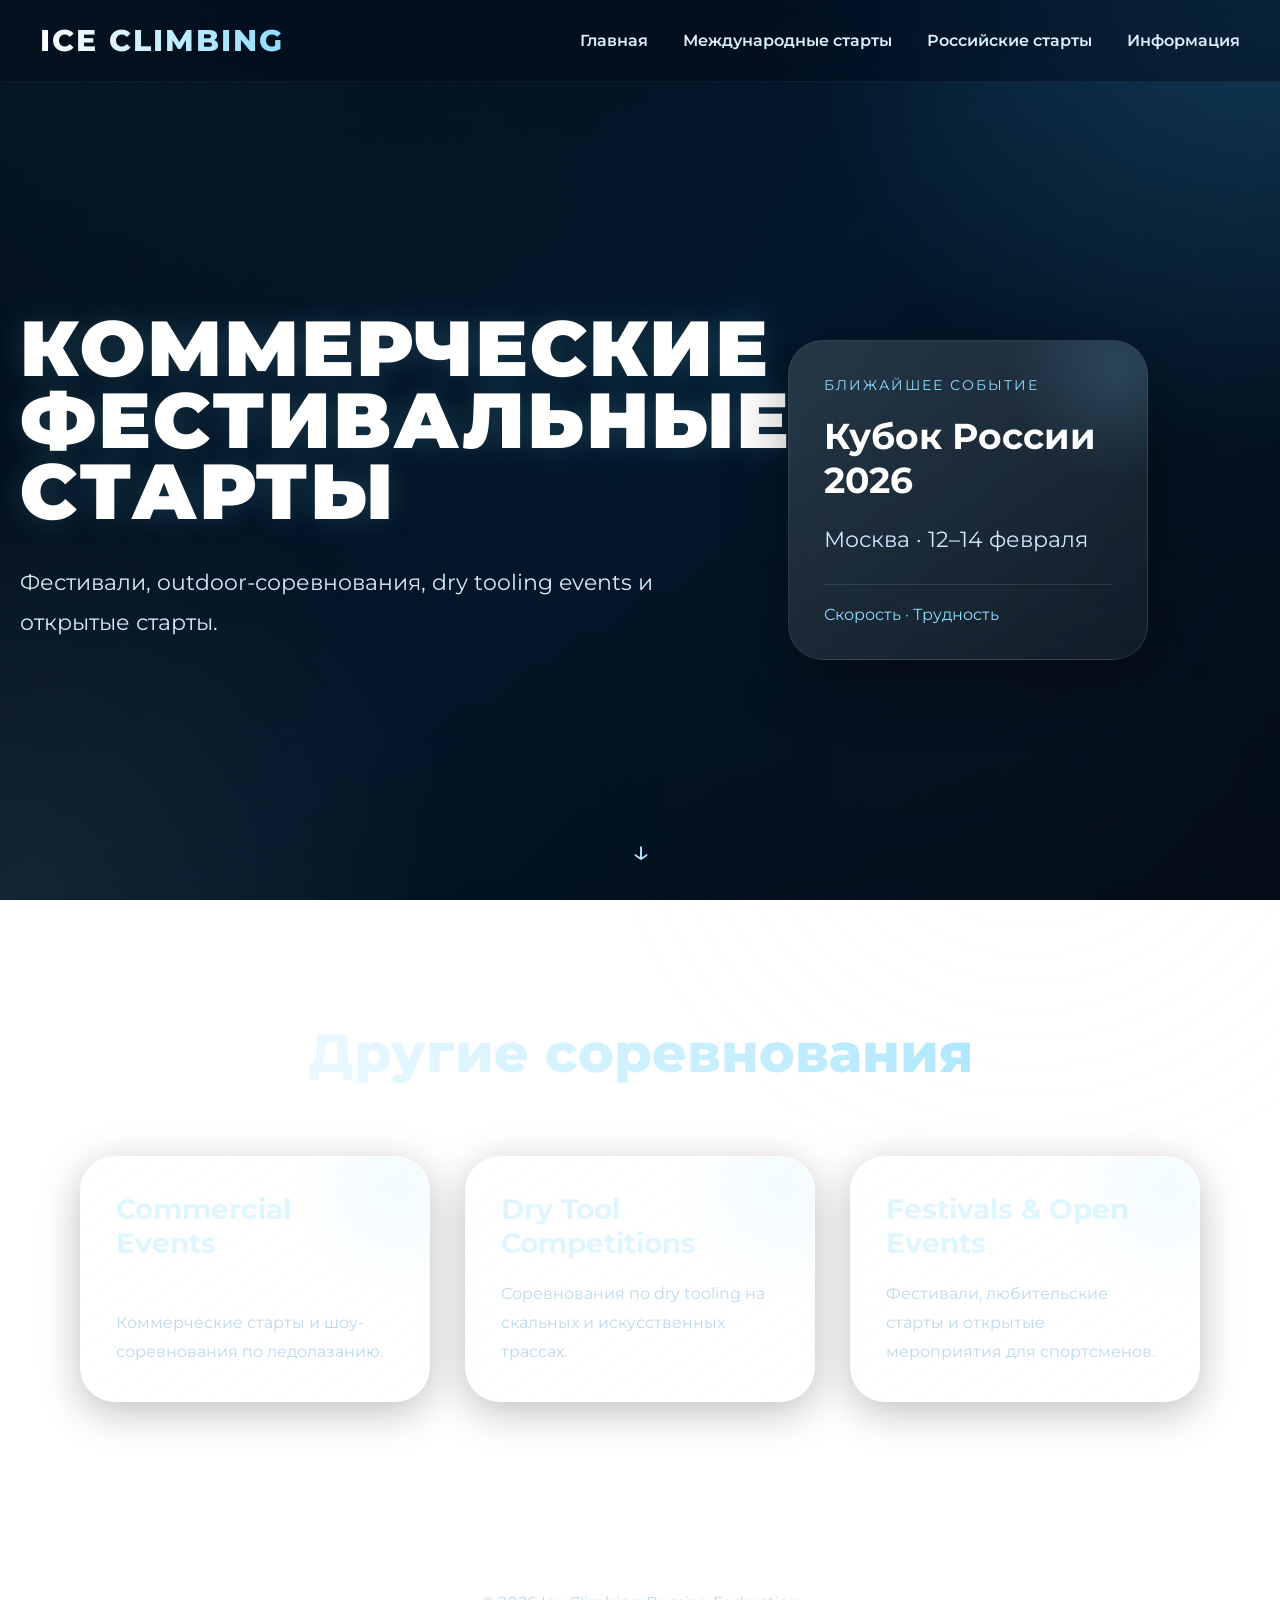
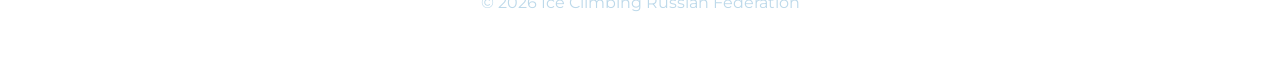
<file: other-comps.html>
<!DOCTYPE html>
<html lang="ru">
<head>
<meta charset="UTF-8">
<meta name="viewport" content="width=device-width, initial-scale=1.0">

<title>Ледолазание</title>

<link rel="preconnect" href="https://fonts.googleapis.com">
<link href="https://fonts.googleapis.com/css2?family=Montserrat:wght@300;400;500;600;700;800&display=swap" rel="stylesheet">
<link rel="stylesheet" href="style.css">

</head>
<body>

<header>

<div class="logo">
ICE CLIMBING
</div>

<div class="burger">
☰
</div>

<nav>

<a href="index.html">
Главная
</a>

<a href="world-cups.html">
Международные старты
</a>

<a href="russian-comps.html">
Российские старты
</a>

<a href="documents.html">
Информация
</a>

</nav>

</header>

<section class="hero hero-other" id="home">

<div class="hero-overlay"></div>

<div class="hero-content">

    <div class="hero-left">

        <h1>
            КОММЕРЧЕСКИЕ<br>
            ФЕСТИВАЛЬНЫЕ<br>
            СТАРТЫ
        </h1>

        <p>
        Фестивали,
        outdoor-соревнования,
        dry tooling events и открытые старты.
        </p>

    </div>

    <div class="hero-card">

        <div class="hero-card-label">
            Ближайшее событие
        </div>

        <h3>
            Кубок России 2026
        </h3>

        <p>
            Москва · 12–14 февраля
        </p>

        <div class="hero-card-line"></div>

        <span>
            Скорость · Трудность
        </span>

    </div>

</div>

<div class="scroll-indicator">
    ↓
</div>

</section>

<section id="events">

<h2 class="section-title">
Другие соревнования
</h2>

<div class="cards">

<div class="card">

<h3>
Commercial Events
</h3>

<p>
Коммерческие старты
и шоу-соревнования
по ледолазанию.
</p>

</div>

<div class="card">

<h3>
Dry Tool Competitions
</h3>

<p>
Соревнования по dry tooling
на скальных и искусственных
трассах.
</p>

</div>

<div class="card">

<h3>
Festivals & Open Events
</h3>

<p>
Фестивали, любительские старты
и открытые мероприятия
для спортсменов.
</p>

</div>

</div>

</section>

<footer>

<p>
© 2026 Ice Climbing Russian Federation
</p>

</footer>

<script>

const reveals =
document.querySelectorAll('.reveal');

function revealSections(){

    const triggerBottom =
    window.innerHeight * 0.95;

    reveals.forEach(section => {

        const sectionTop =
        section.getBoundingClientRect().top;

        if(sectionTop < triggerBottom){

            section.classList.add('active');

        }

    });

}

window.addEventListener(
    'scroll',
    revealSections
);

window.addEventListener(
    'load',
    revealSections
);

window.addEventListener(
    'resize',
    revealSections
);

revealSections();

</script>

<script>

const burger =
document.querySelector('.burger');

const nav =
document.querySelector('nav');

burger.addEventListener('click', () => {

    nav.classList.toggle('active');

    if(nav.classList.contains('active')){

        burger.innerHTML = '✕';

    }else{

        burger.innerHTML = '☰';

    }

});

</script>

</body>
</html>
</file>
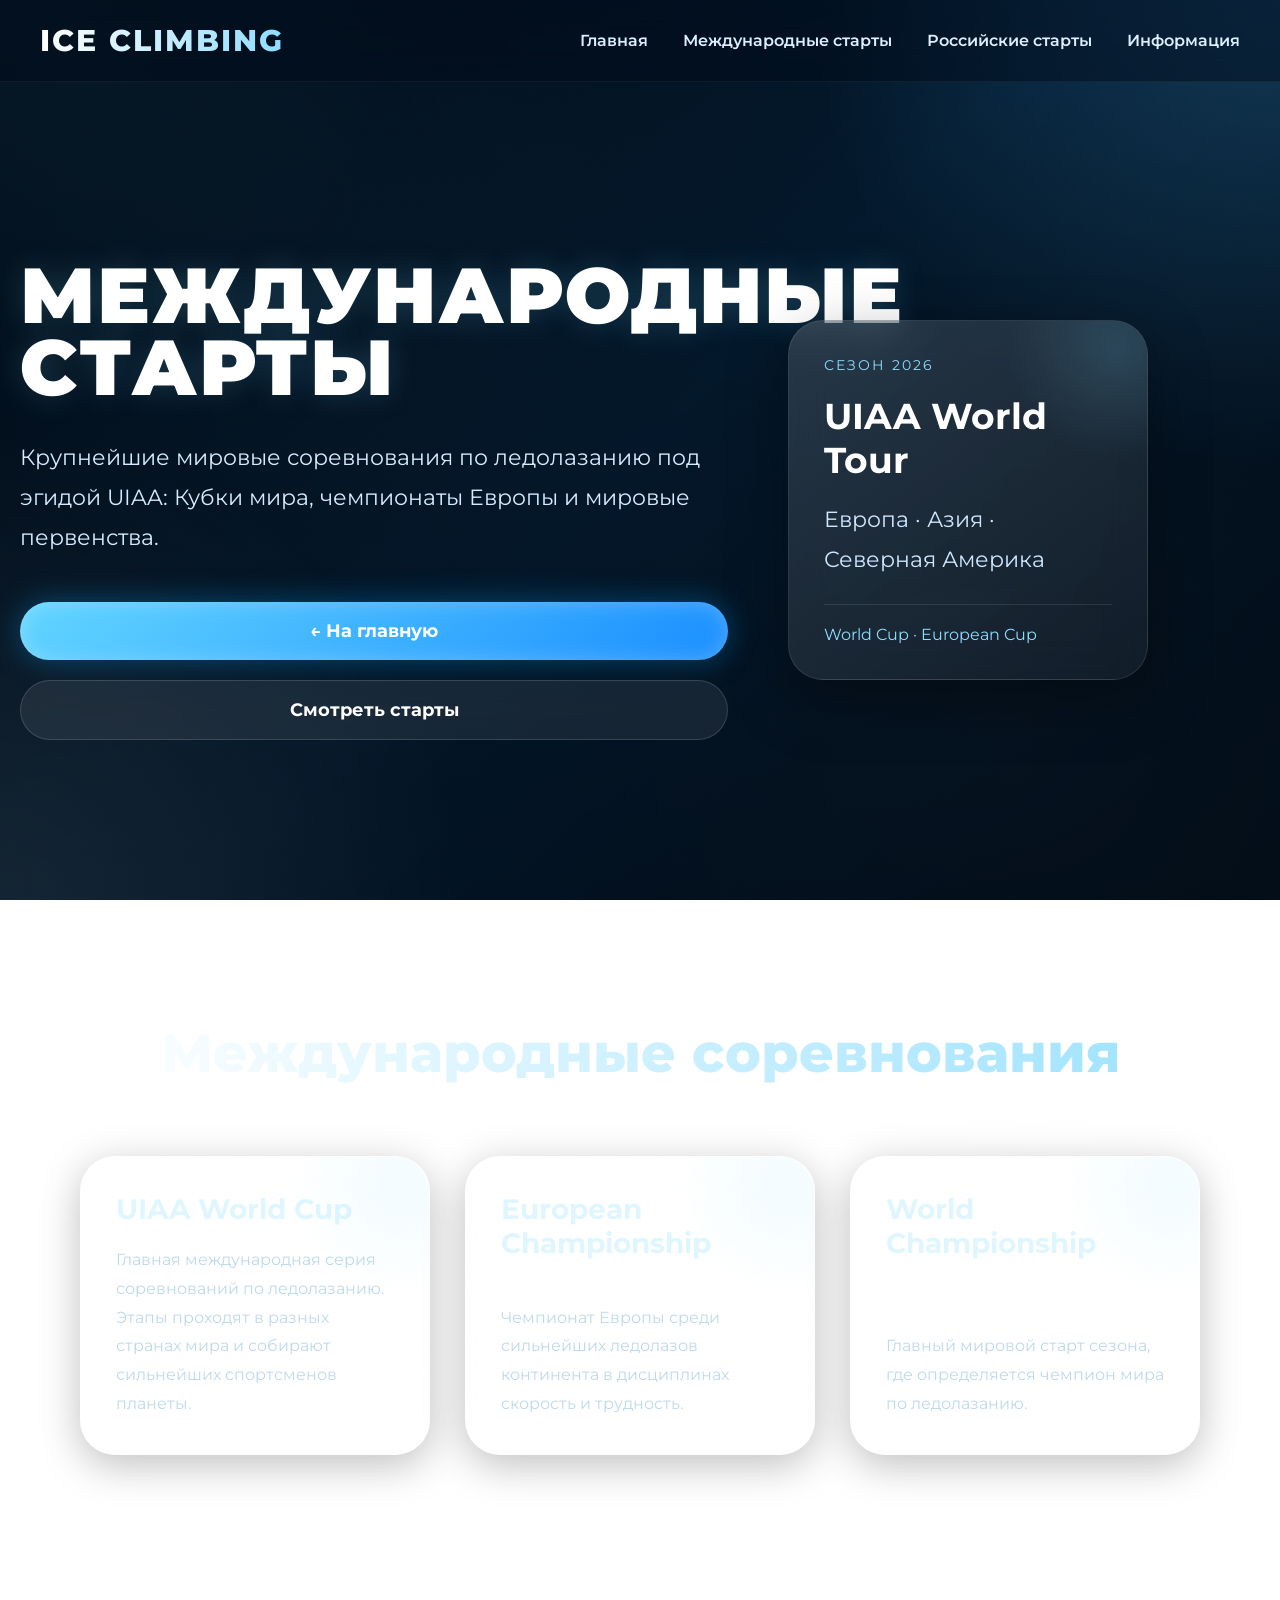
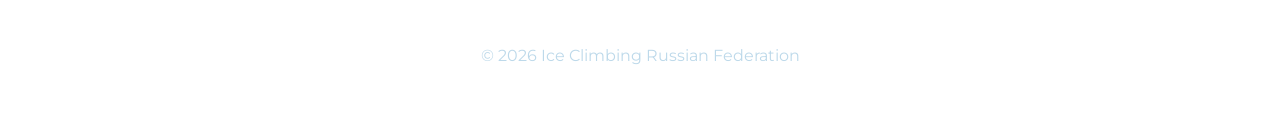
<file: world-cups.html>
<!DOCTYPE html>
<html lang="ru">
<head>
<meta charset="UTF-8">
<meta name="viewport" content="width=device-width, initial-scale=1.0">

<title>Международные соревнования</title>

<link rel="preconnect" href="https://fonts.googleapis.com">
<link href="https://fonts.googleapis.com/css2?family=Montserrat:wght@300;400;500;600;700;800&display=swap" rel="stylesheet">

<link rel="stylesheet" href="style.css">

</head>
<body>

<header>

<div class="logo">
ICE CLIMBING
</div>

<div class="burger">
☰
</div>

<nav>

<a href="index.html">
Главная
</a>

<a href="world-cups.html">
Международные старты
</a>

<a href="russian-comps.html">
Российские старты
</a>

<a href="documents.html">
Информация
</a>

</nav>

</header>

<section class="hero hero-world" id="home">

<div class="hero-overlay"></div>

<div class="hero-content">

    <div class="hero-left">

        <h1>
            МЕЖДУНАРОДНЫЕ<br>
            СТАРТЫ
        </h1>

        <p>
            Крупнейшие мировые соревнования
            по ледолазанию под эгидой UIAA:
            Кубки мира, чемпионаты Европы
            и мировые первенства.
        </p>

        <div class="hero-buttons">

            <a href="index.html">
                ← На главную
            </a>

            <a href="#competitions">
                Смотреть старты
            </a>

        </div>

    </div>

    <div class="hero-card">

        <div class="hero-card-label">
            Сезон 2026
        </div>

        <h3>
            UIAA World Tour
        </h3>

        <p>
            Европа · Азия · Северная Америка
        </p>

        <div class="hero-card-line"></div>

        <span>
            World Cup · European Cup
        </span>

    </div>

</div>

</section>

<section class="reveal" id="competitions">

<h2 class="section-title">
Международные соревнования
</h2>

<div class="cards">

<div class="card">

<h3>UIAA World Cup</h3>

<p>
Главная международная серия соревнований
по ледолазанию. Этапы проходят в разных
странах мира и собирают сильнейших
спортсменов планеты.
</p>

</div>

<div class="card">

<h3>European Championship</h3>

<p>
Чемпионат Европы среди сильнейших
ледолазов континента в дисциплинах
скорость и трудность.
</p>

</div>

<div class="card">

<h3>World Championship</h3>

<p>
Главный мировой старт сезона,
где определяется чемпион мира
по ледолазанию.
</p>

</div>

</div>

</section>

<footer>

<p>
© 2026 Ice Climbing Russian Federation
</p>

</footer>

<script>

const reveals =
document.querySelectorAll('.reveal');

function revealSections(){

    const triggerBottom =
    window.innerHeight * 0.95;

    reveals.forEach(section => {

        const sectionTop =
        section.getBoundingClientRect().top;

        if(sectionTop < triggerBottom){

            section.classList.add('active');

        }

    });

}

window.addEventListener(
    'scroll',
    revealSections
);

window.addEventListener(
    'load',
    revealSections
);

window.addEventListener(
    'resize',
    revealSections
);

revealSections();

</script>

<script>

const burger =
document.querySelector('.burger');

const nav =
document.querySelector('nav');

burger.addEventListener('click', () => {

    nav.classList.toggle('active');

    if(nav.classList.contains('active')){

        burger.innerHTML = '✕';

    }else{

        burger.innerHTML = '☰';

    }

});

</script>

</body>
</html>
</file>
<file: style.css>
*{

    box-sizing:border-box;
}

*{
    margin:0;
    padding:0;
    box-sizing:border-box;
}

html{
    scroll-behavior:smooth;
}

body{
    font-family:'Montserrat',sans-serif;
    color:white;
    overflow-x:hidden;
    background:
    radial-gradient(circle at top left,#58c6ff33,transparent 25%),
    radial-gradient(circle at top right,#00a2ff22,transparent 30%),
    radial-gradient(circle at bottom left,#80dfff22,transparent 25%),
    linear-gradient(
        135deg,
        #03111f 0%,
        #08233f 25%,
        #0b3f6e 50%,
        #08233f 75%,
        #03111f 100%
    );

    background-attachment:fixed;
}

/* ===== GLOBAL LIGHT EFFECT ===== */

body::before{
    content:'';
    position:fixed;
    width:1200px;
    height:1200px;
    background:radial-gradient(circle,#69d2ff18,transparent 50%);
    top:-400px;
    left:-300px;
    z-index:-1;
}

body::after{
    content:'';
    position:fixed;
    width:900px;
    height:900px;
    background:radial-gradient(circle,#ffffff10,transparent 70%);
    bottom:-300px;
    right:-200px;
    z-index:-1;
}

/* ===== HEADER ===== */

header{

    position:fixed;

    top:0;
    left:0;

    width:100%;

    padding:22px 40px;

    display:flex;

    justify-content:space-between;

    align-items:center;

    z-index:1000;

    background:
    rgba(0,10,25,0.45);

    backdrop-filter:blur(16px);

    border-bottom:
    1px solid rgba(255,255,255,0.05);
}

.burger{

    display:none;

    font-size:34px;

    color:white;

    cursor:pointer;

    z-index:1001;
}

.logo{
    font-size:30px;
    font-weight:800;
    letter-spacing:2px;

    background:linear-gradient(to right,#ffffff,#8fdcff);
    -webkit-background-clip:text;
    -webkit-text-fill-color:transparent;
}

nav{

    display:flex;

    align-items:center;

    gap:35px;
}

nav a{
    text-decoration:none;
    color:#dcefff;
    font-weight:600;
    position:relative;
    transition:0.3s;
}

nav a::after{
    content:'';
    position:absolute;
    left:0;
    bottom:-8px;
    width:0%;
    height:2px;

    background:#66d9ff;
    transition:0.3s;
}

nav a:hover{
    color:white;
}

nav a:hover::after{
    width:100%;
}

/* ===== HERO ===== */

/* ===== PAGE BACKGROUNDS ===== */

.hero-home{

    position:relative;

    min-height:100vh;

    display:flex;
    align-items:center;
    justify-content:center;

    padding:
    190px 20px 90px;

    overflow:hidden;

    background:

    linear-gradient(
        rgba(2,12,22,0.72),
        rgba(2,12,22,0.82)
    ),

    url('https://external-content.duckduckgo.com/iu/?u=https%3A%2F%2Fphotosota.club%2Fuploads%2Fposts%2F2023-03%2F1678134579_photosota-club-p-alpinist-na-gore-11.jpg&f=1&nofb=1&ipt=db5f35011145b8525c3139421b4faa8497fb32911a371de240123125b1dba8be');

    background-size:cover;
    background-position:center;
}

.hero-world{

    position:relative;

    min-height:100vh;

    display:flex;
    align-items:center;
    justify-content:center;

    padding:
    190px 20px 90px;

    overflow:hidden;

    background:

    linear-gradient(
        rgba(2,12,22,0.72),
        rgba(2,12,22,0.82)
    ),

    url('https://sun9-28.userapi.com/s/v1/ig2/jETONwzjsIDNkGrkYGVD2BKuAWA96y1UW8xRgdcENwQ7JilsvGPtJiTZ7kHipQEhUZbvuNoUNIJox-lAFGIwXfss.jpg?quality=95&as=32x32,48x48,72x72,108x108,160x160,240x240,360x360,480x480,540x540,640x640&from=bu&u=deb_dwDTvVxf-oPHpJg5VqYq7S-Zw6oovEgssHkDCds&cs=640x0');

    background-size:cover;
    background-position:center;
}

.hero-russia{

    position:relative;

    min-height:100vh;

    display:flex;
    align-items:center;
    justify-content:center;

    padding:
    190px 20px 90px;

    overflow:hidden;

    background:

    linear-gradient(
        rgba(2,12,22,0.72),
        rgba(2,12,22,0.82)
    ),

    url('https://images.unsplash.com/photo-1522163182402-834f871fd851?q=80&w=1800&auto=format&fit=crop');

    background-size:cover;
    background-position:center;
}

.hero-documents{

    position:relative;

    min-height:100vh;

    display:flex;
    align-items:center;
    justify-content:center;

    padding:
    190px 20px 90px;

    overflow:hidden;

    background:

    linear-gradient(
        rgba(2,12,22,0.72),
        rgba(2,12,22,0.82)
    ),

    url('https://images.unsplash.com/photo-1522163182402-834f871fd851?q=80&w=1800&auto=format&fit=crop');

    background-size:cover;
    background-position:center;
}

.hero-other{

    position:relative;

    min-height:100vh;

    display:flex;
    align-items:center;
    justify-content:center;

    padding:
    190px 20px 90px;

    overflow:hidden;

    background:

    linear-gradient(
        rgba(2,12,22,0.72),
        rgba(2,12,22,0.82)
    ),

    url('https://images.unsplash.com/photo-1522163182402-834f871fd851?q=80&w=1800&auto=format&fit=crop');

    background-size:cover;
    background-position:center;
}

.hero-history{

    position:relative;

    min-height:100vh;

    display:flex;
    align-items:center;
    justify-content:center;

    padding:
    190px 20px 90px;

    overflow:hidden;

    background:

    linear-gradient(
        rgba(2,12,22,0.72),
        rgba(2,12,22,0.82)
    ),

    url('https://images.unsplash.com/photo-1522163182402-834f871fd851?q=80&w=1800&auto=format&fit=crop');

    background-size:cover;
    background-position:center;
}

.hero-disciplines{

    position:relative;

    min-height:100vh;

    display:flex;
    align-items:center;
    justify-content:center;

    padding:
    190px 20px 90px;

    overflow:hidden;

    background:

    linear-gradient(
        rgba(2,12,22,0.72),
        rgba(2,12,22,0.82)
    ),

    url('https://images.unsplash.com/photo-1522163182402-834f871fd851?q=80&w=1800&auto=format&fit=crop');

    background-size:cover;
    background-position:center;
}

/* OVERLAY */

.hero-overlay{

    position:absolute;
    inset:0;

    background:

    radial-gradient(
        circle at top right,
        rgba(80,190,255,0.18),
        transparent 30%
    ),

    radial-gradient(
        circle at bottom left,
        rgba(255,255,255,0.06),
        transparent 30%
    );
}

/* CONTENT */

.hero-content{

    position:relative;
    z-index:2;

    width:100%;
    max-width:1400px;

    display:grid;

    grid-template-columns:
    1.2fr 0.8fr;

    align-items:center;

    gap:60px;
}

.hero-content > *{
    min-width:0;
}

/* LEFT SIDE */

.hero-left{

    max-width:760px;

    min-width:0;
}

.hero h1{

    font-size:78px;
    line-height:0.92;

    font-weight:900;

    margin-bottom:35px;

    letter-spacing:2px;

    color:white;

    text-shadow:
    0 0 30px rgba(120,220,255,0.18);
}

.hero p{

    font-size:22px;
    line-height:1.8;

    color:#d5ebff;

    margin-bottom:45px;

    max-width:700px;
}

/* BUTTONS */

.hero-buttons{

    display:flex;
    gap:20px;
    flex-wrap:wrap;
}

.hero-buttons a{

    width:100%;

    padding:18px 24px;

    border-radius:60px;

    font-size:18px;
    font-weight:700;

    color:white;
    text-decoration:none;

    transition:0.4s;

    display:flex;

    align-items:center;
    justify-content:center;

    text-align:center;
}

/* MAIN BUTTON */

.hero-buttons a:first-child{

    background:
    linear-gradient(
        135deg,
        #62d5ff,
        #1b8fff
    );

    box-shadow:
    0 0 30px rgba(0,170,255,0.35),
    inset 0 0 20px rgba(255,255,255,0.25);
}

.hero-buttons a:first-child:hover{

    transform:
    translateY(-5px)
    scale(1.03);

    box-shadow:
    0 0 45px rgba(0,180,255,0.55),
    inset 0 0 25px rgba(255,255,255,0.3);
}

/* SECOND BUTTON */

.hero-buttons a:last-child{

    background:
    rgba(255,255,255,0.08);

    border:
    1px solid rgba(255,255,255,0.14);

    backdrop-filter:blur(12px);
}

.hero-buttons a:last-child:hover{

    background:
    rgba(255,255,255,0.14);

    transform:
    translateY(-5px);
}

/* HERO CARD */

.hero-card{

    width:100%;

    max-width:360px;
    
    min-width:0;

    padding:35px;

    border-radius:35px;

    background:
    linear-gradient(
        145deg,
        rgba(255,255,255,0.14),
        rgba(255,255,255,0.05)
    );

    backdrop-filter:blur(22px);

    border:
    1px solid rgba(255,255,255,0.1);

    box-shadow:
    0 20px 60px rgba(0,0,0,0.35);

    position:relative;

    overflow:hidden;

}

.hero-card::before{

    content:'';

    position:absolute;

    width:220px;
    height:220px;

    background:
    radial-gradient(circle,#7fdcff22,transparent 70%);

    top:-80px;
    right:-80px;
}

.hero-card-label{

    color:#8fdcff;

    font-size:14px;
    text-transform:uppercase;

    letter-spacing:2px;

    margin-bottom:20px;
}

.hero-card h3{

    font-size:36px;

    margin-bottom:18px;

    color:white;
}

.hero-card p{

    margin-bottom:25px;

    color:#cfe7ff;
}

.hero-card-line{

    width:100%;
    height:1px;

    background:
    rgba(255,255,255,0.1);

    margin-bottom:20px;
}

.hero-card span{

    color:#8fdcff;
}

/* SCROLL INDICATOR */

.scroll-indicator{

    position:absolute;

    bottom:30px;
    left:50%;

    transform:translateX(-50%);

    font-size:32px;

    color:#b8e8ff;

    animation:
    floatArrow 2s infinite;
}

@keyframes floatArrow{

    0%{
        transform:translateX(-50%) translateY(0);
    }

    50%{
        transform:translateX(-50%) translateY(10px);
    }

    100%{
        transform:translateX(-50%) translateY(0);
    }

}

/* ===== SECTION ===== */

section{
    padding:120px 80px;
    position:relative;
}

.section-title{

    text-align:center;

    font-size:54px;
    margin-bottom:70px;

    font-weight:800;

    background:
    linear-gradient(to right,#ffffff,#9de2ff);

    -webkit-background-clip:text;
    -webkit-text-fill-color:transparent;
}

/* ===== CARDS ===== */

.cards{

    display:grid;

    grid-template-columns:
    repeat(auto-fit,minmax(300px,1fr));

    gap:35px;
}

.card{

    position:relative;

    padding:35px;

    width:100%;

    display:flex;

    flex-direction:column;

    justify-content:space-between;

    min-width:0;

    border-radius:35px;

    background:
    linear-gradient(
        145deg,
        rgba(255,255,255,0.12),
        rgba(255,255,255,0.04)
    );

    backdrop-filter:blur(20px);

    border:
    1px solid rgba(255,255,255,0.12);

    overflow:hidden;

    transition:0.45s;

    box-shadow:
    0 10px 40px rgba(0,0,0,0.25);
}

/* ICE REFLECTION */

.card::before{
    content:'';

    position:absolute;

    width:220px;
    height:220px;

    background:
    radial-gradient(circle,#9fe7ff22,transparent 70%);

    top:-80px;
    right:-80px;
}

.card:hover{

    transform:
    translateY(-12px)
    rotateX(4deg);

    box-shadow:
    0 25px 50px rgba(0,0,0,0.35),
    0 0 35px rgba(80,200,255,0.18);
}

.card h3{

    font-size:28px;
    margin-bottom:20px;

    color:#dff6ff;
}

.card p{

    color:#bdd9ea;

    line-height:1.8;
}

/* ===== GALLERY ===== */

.gallery{

    display:grid;

    grid-template-columns:
    repeat(auto-fit,minmax(320px,1fr));

    gap:25px;
}

.gallery img{

    width:100%;
    height:320px;

    object-fit:cover;

    border-radius:30px;

    transition:0.5s;

    box-shadow:
    0 15px 40px rgba(0,0,0,0.3);
}

.gallery img:hover{

    transform:
    scale(1.03)
    rotate(-1deg);

    box-shadow:
    0 20px 60px rgba(0,140,255,0.35);
}

/* ===== CARD BUTTON ===== */

.card-btn{

    display:inline-block;

    margin-top:20px;

    align-self:flex-start;

    padding:14px 26px;

    border-radius:40px;

    text-decoration:none;

    color:white;

    font-weight:700;

    background:
    linear-gradient(
        135deg,
        #62d5ff,
        #1b8fff
    );

    transition:0.3s;
}

.card-btn:hover{

    transform:translateY(-3px);

    box-shadow:
    0 10px 25px rgba(0,170,255,0.35);
}

/* ===== FOOTER ===== */

footer{

    padding:70px 20px;

    text-align:center;

    color:#bdd9ea;

    border-top:
    1px solid rgba(255,255,255,0.08);

    background:
    rgba(255,255,255,0.03);

    backdrop-filter:blur(20px);
}

/* ===== REVEAL ANIMATIONS ===== */

.reveal{

    opacity:0;

    transform:
    translateY(80px);

    transition:
    opacity 1s ease,
    transform 1s ease;
}

.reveal.active{

    opacity:1;

    transform:
    translateY(0);
}

/* =========================
   MOBILE OPTIMIZATION
========================= */

@media(max-width: 992px){

    /* HERO */

    .hero{

        padding:
        140px 30px 100px;
    }

    .hero-content{

        grid-template-columns:1fr;

        gap:50px;
    }

    .hero-left{

        max-width:100%;
    }

    .hero p{

        font-size:20px;

        line-height:1.7;
    }

    .hero-card{

        width:100%;
        max-width:500px;
    }

}

/* =========================
   PHONE
========================= */

@media(max-width: 768px){

    /* NAVBAR */

    header{

        padding:
        18px 20px;
    }

    nav a{

        font-size:14px;
    }

    /* HERO */

    .hero{

        padding:
        190px 20px 90px;
    }

    .hero-content{

    width:100%;

    overflow:hidden;

    grid-template-columns:1fr;
    }

    .hero h1{

        font-size:clamp(34px, 11vw, 42px);

        line-height:0.95;

        

        word-break:break-word;
    }

    .hero p{

        font-size:17px;

        line-height:1.7;
    }

    /* BUTTONS */

    .hero-buttons{

        width:100%;

        flex-direction:column;

        align-items:stretch;
    }

    .hero-buttons a{

        width:100%;

        text-align:center;
    }

    /* CARD */

    .hero-card{

        width:100%;

        max-width:100%;

        padding:30px;

        border-radius:28px;
    }

    .hero-card h3{

        font-size:30px;
    }

    /* GENERAL SECTIONS */

    section{

        padding:
        90px 20px;
    }

    .section-title{

        font-size:42px;
    }

    /* CARDS */

    .cards{

        grid-template-columns:1fr;
    }

    .gallery{

        width:100%;

        overflow:hidden;
    }

    .card{

        padding:24px;
    }

    /* GALLERY */

    .gallery{

        grid-template-columns:1fr;
    }

    .gallery img{

        height:240px;
    }

        /* BURGER MENU */

    .burger{

        display:block;
    }

    nav{

        position:fixed;

        top:0;
        right:-100%;

        width:280px;
        height:100vh;

        background:
        rgba(5,15,30,0.96);

        backdrop-filter:blur(20px);

        display:flex;

        flex-direction:column;

        justify-content:center;
        align-items:center;

        gap:35px;

        transition:0.5s;

        z-index:1000;
    }

    nav.active{

        right:0;
    }

    nav a{

        font-size:22px;
    }

}

/* =========================
   SMALL PHONES
========================= */

@media(max-width: 480px){

    .hero h1{

        font-size:clamp(30px, 10vw, 38px);

        line-height:0.95;
    }

    .hero p{

        font-size:16px;
    }

    .hero-card{

        padding:24px;
    }

    .hero-card h3{

        font-size:26px;
    }

    .section-title{

        font-size:34px;
    }

}

body{

    overflow-x:hidden;
}

.timeline{

    position:relative;

    max-width:1000px;

    margin:0 auto;
}

.timeline::before{

    content:'';

    position:absolute;

    left:50%;

    top:0;

    width:4px;

    height:100%;

    background:
    rgba(120,220,255,0.3);

    transform:translateX(-50%);
}

.timeline-item{

    position:relative;

    width:50%;

    padding:40px;
}

.timeline-item:nth-child(odd){

    left:0;

    text-align:right;
}

.timeline-item:nth-child(even){

    left:50%;
}

.timeline-year{

    font-size:42px;

    font-weight:800;

    color:#7fdcff;

    margin-bottom:20px;
}

.timeline-content{

    padding:30px;

    border-radius:30px;

    background:
    linear-gradient(
        145deg,
        rgba(255,255,255,0.12),
        rgba(255,255,255,0.04)
    );

    backdrop-filter:blur(20px);

    border:
    1px solid rgba(255,255,255,0.1);
}

/* =========================
   DISCIPLINE BLOCKS
========================= */
.discipline-block {
    display: grid;
    grid-template-columns: 1fr 1fr;
    gap: 80px;
    align-items: center;
    margin-bottom: 120px;
}

/* Убираем отступ у последнего блока, чтобы не было дыры перед следующей секцией */
.discipline-block:last-child {
    margin-bottom: 0;
}

.discipline-text p {
    font-size: 18px;
    line-height: 1.8;
    color: #bdd9ea;
    margin-bottom: 25px;
}

.discipline-image img {
    width: 100%;
    height: 450px;
    object-fit: cover;
    border-radius: 35px;
    box-shadow: 0 20px 50px rgba(0,0,0,0.3);
    border: 1px solid rgba(255,255,255,0.1);
    transition: 0.5s;
}

.discipline-image img:hover {
    transform: scale(1.02);
    box-shadow: 0 25px 60px rgba(0, 170, 255, 0.2);
}

/* Адаптация новых блоков под планшеты и мобильные телефоны */
@media(max-width: 992px) {
    .discipline-block {
        grid-template-columns: 1fr;
        gap: 40px;
        margin-bottom: 80px;
    }
    
    /* Для шахматного порядка: на мобилках картинка всегда должна быть сверху текста */
    .discipline-block.reverse .discipline-image {
        order: -1; 
    }
}

/* background for news.html */
.hero-news {
    position: relative;
    min-height: 100vh;
    display: flex;
    align-items: center;
    justify-content: center;
    padding: 190px 20px 90px;
    overflow: hidden;
    background:
    linear-gradient(rgba(2,12,22,0.72), rgba(2,12,22,0.82)),
    url('https://images.unsplash.com/photo-1517841905240-472988babdf9?q=80&w=1800&auto=format&fit=crop');
    background-size: cover;
    background-position: center;
}
</file>
